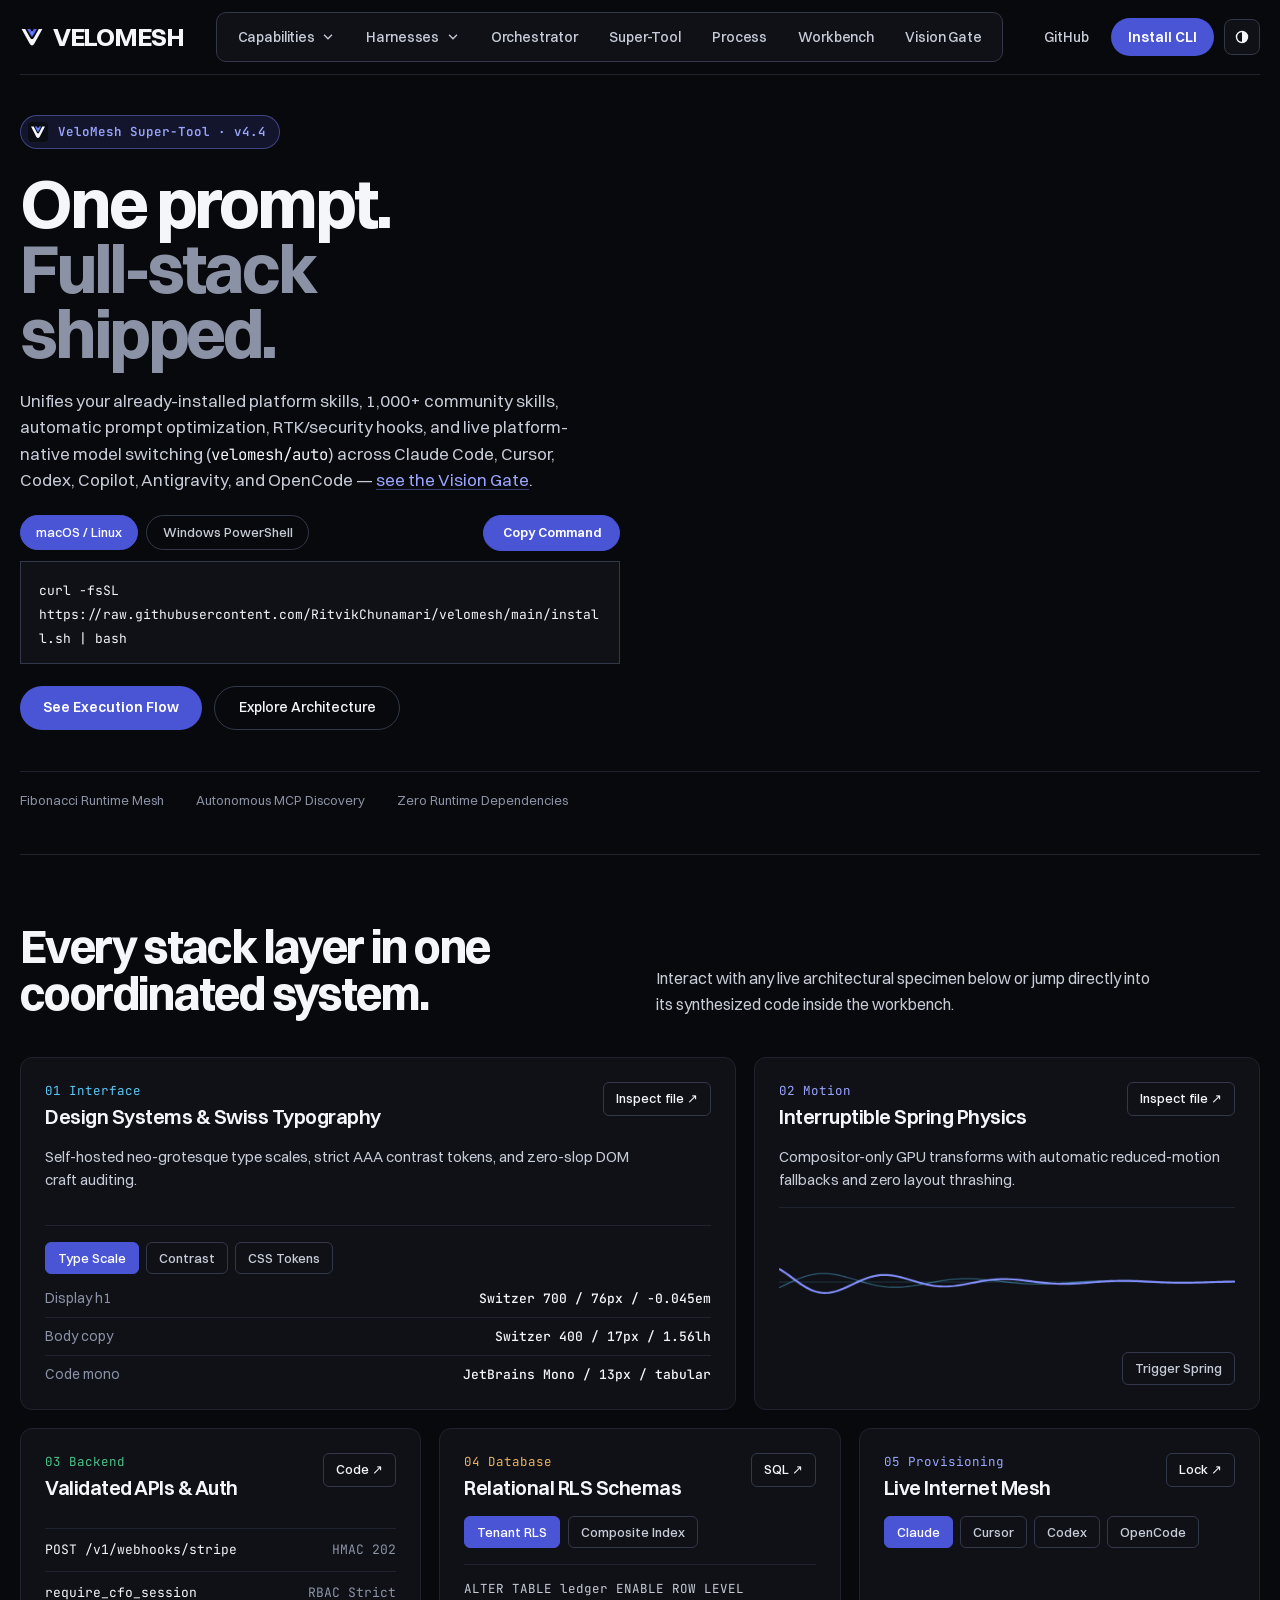
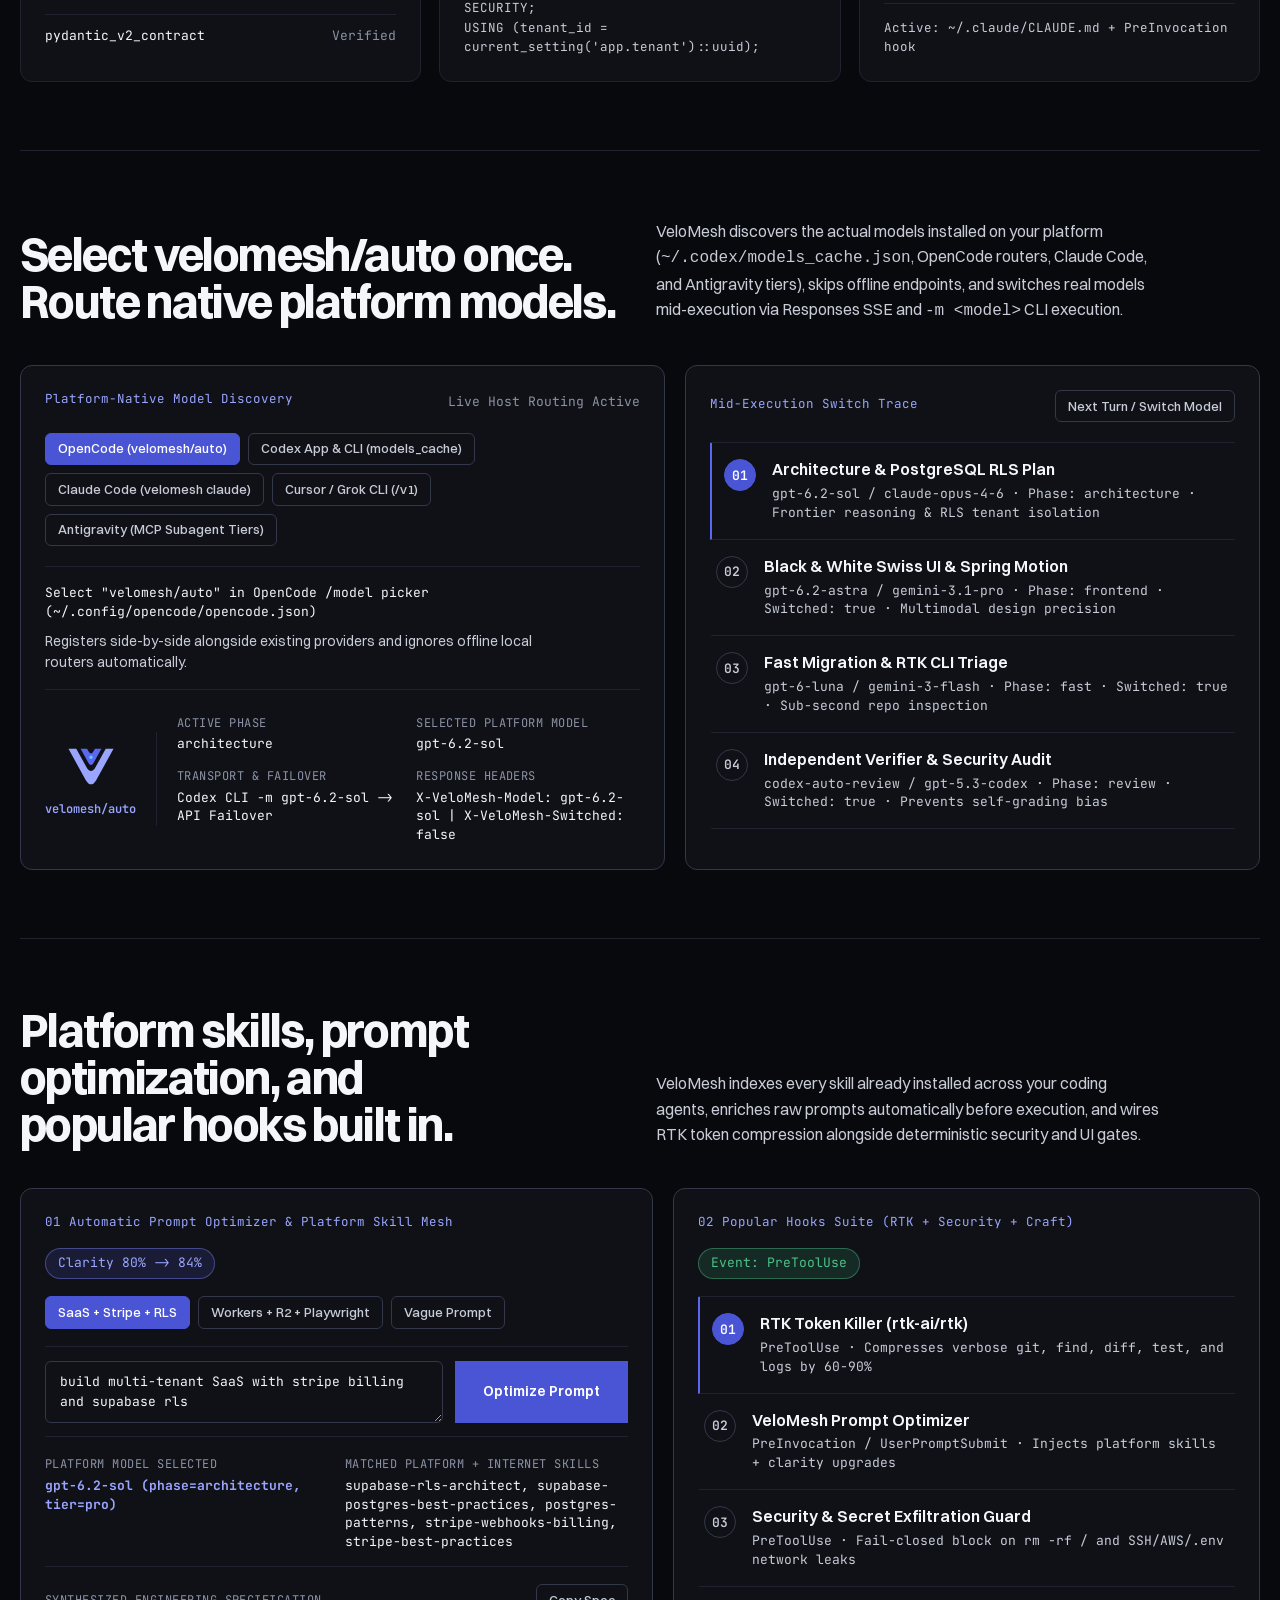
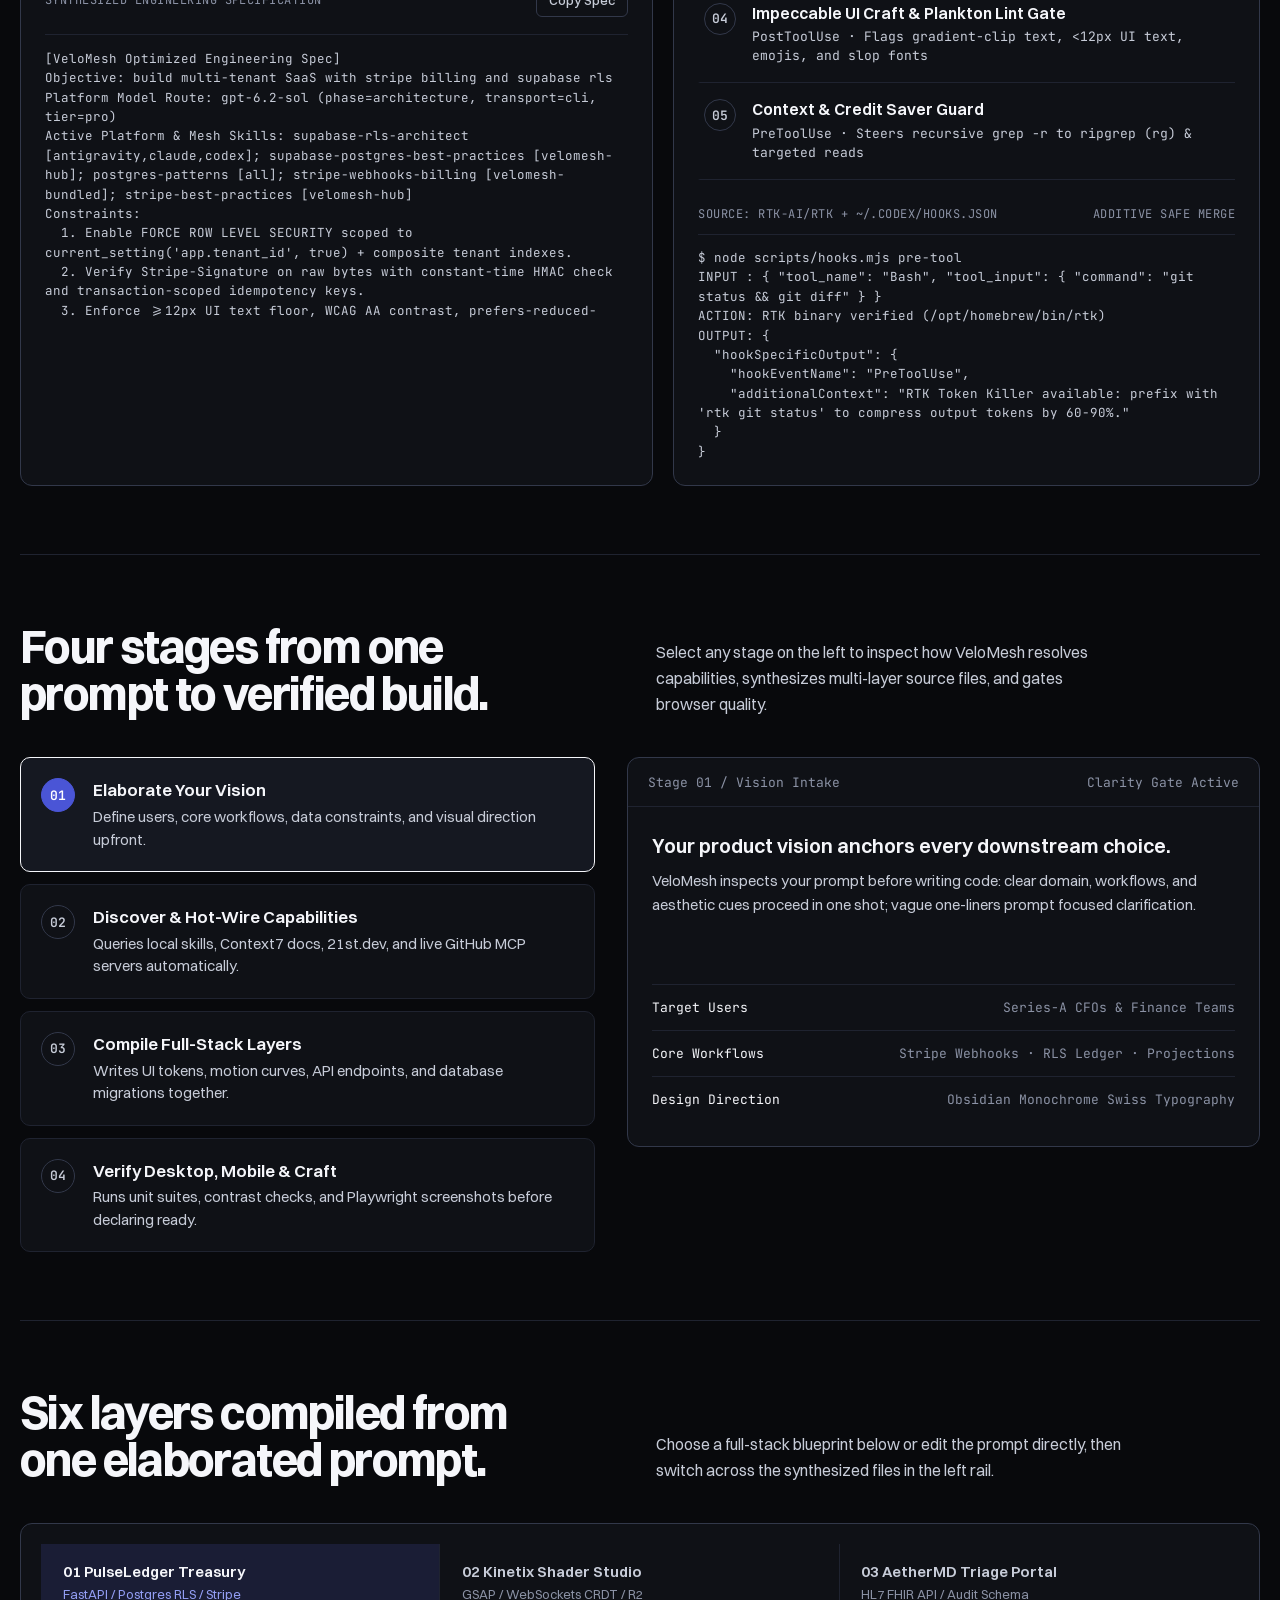
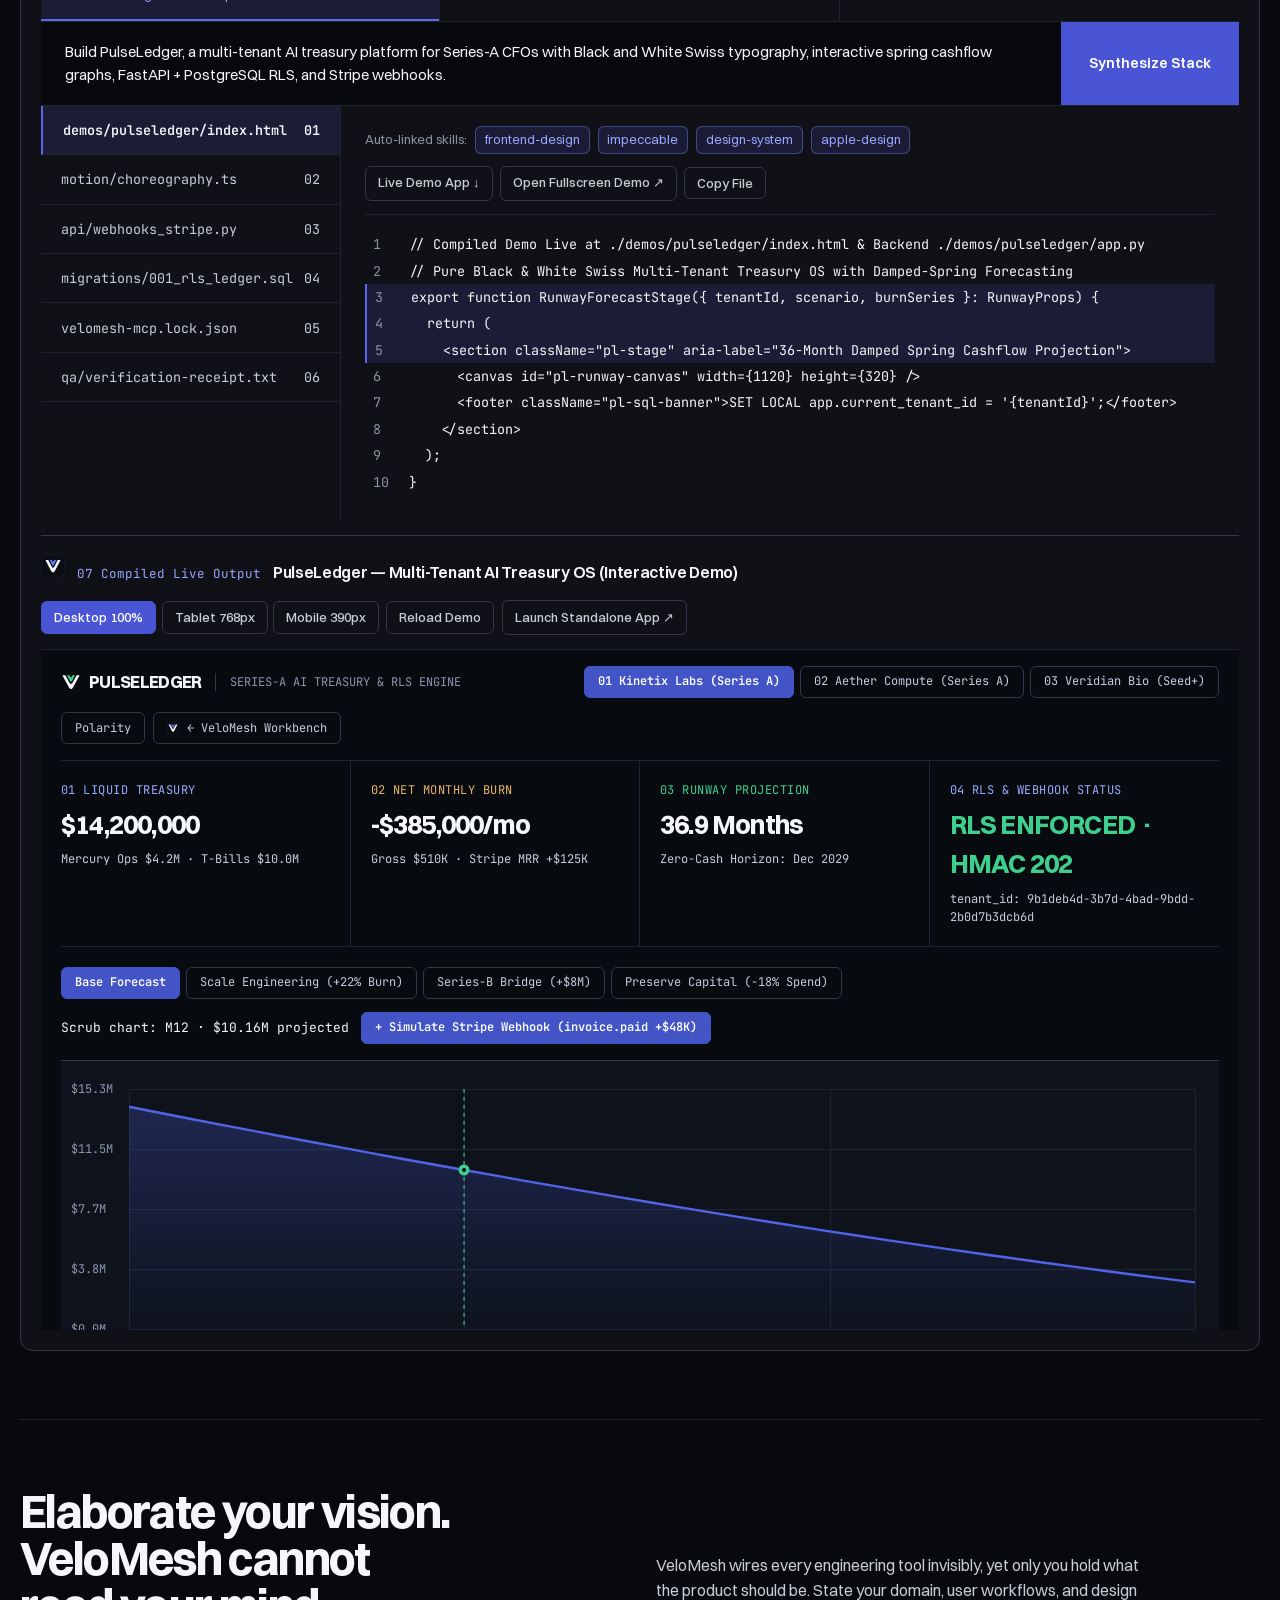
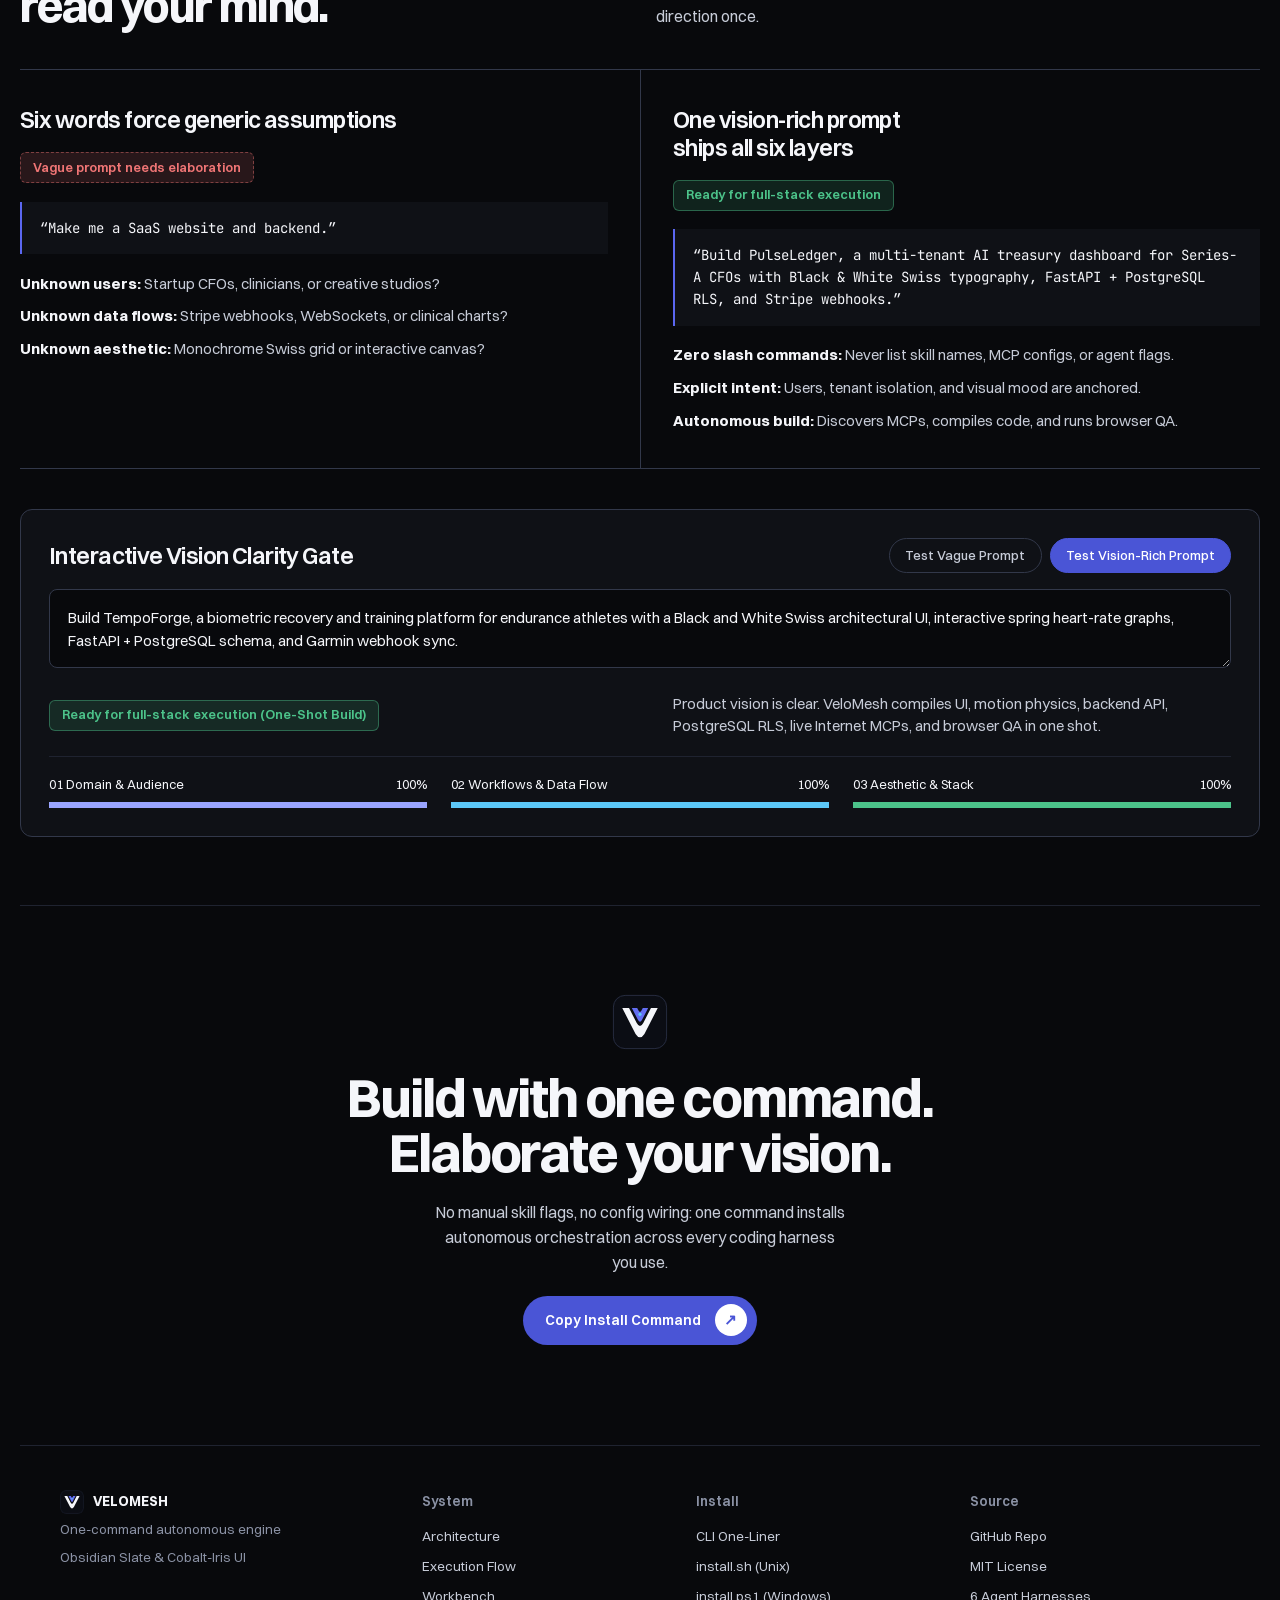
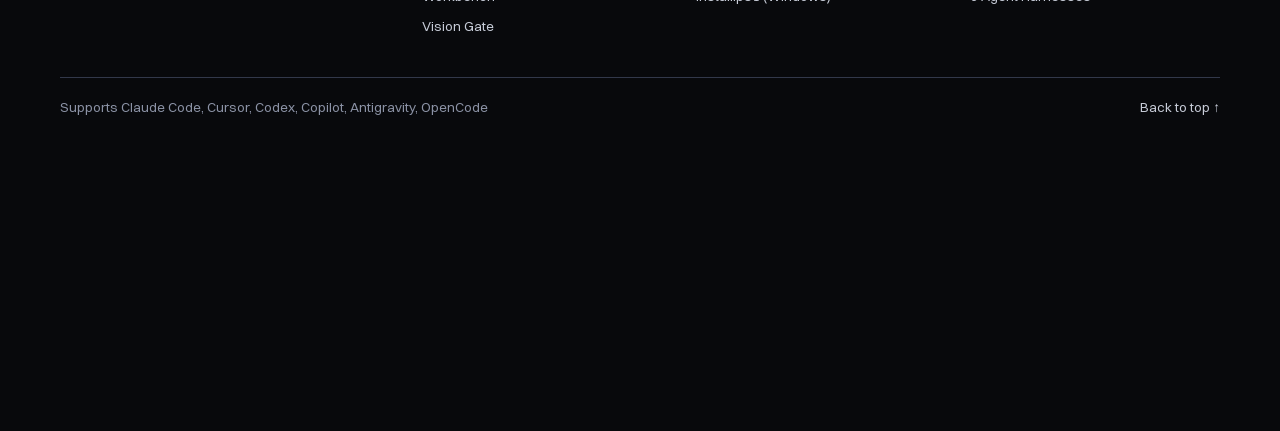
<file: docs/index.html>
<!DOCTYPE html>
<html lang="en">
<head>
  <meta charset="UTF-8" />
  <meta name="viewport" content="width=device-width, initial-scale=1.0" />
  <title>VeloMesh: One-Prompt Full-Stack &amp; Autonomous Capability Engine</title>
  <meta name="description" content="Build complete frontends, backends, PostgreSQL schemas, and verified web apps from one elaborated prompt across Claude Code, Cursor, Codex, Copilot, Antigravity, and OpenCode." />
  <meta name="theme-color" content="#08090c" />
  <link rel="canonical" href="https://ritvikchunamari.github.io/velomesh/" />
  <link rel="icon" type="image/svg+xml" href="./brand/velomesh-icon-tile.svg" />
  <link rel="icon" type="image/png" sizes="64x64" href="./brand/favicon-64.png" />
  <link rel="apple-touch-icon" href="./brand/apple-touch-icon.png" />

  <meta property="og:type" content="website" />
  <meta property="og:title" content="VeloMesh: One Prompt. Full-Stack Shipped." />
  <meta property="og:description" content="Elaborate your product vision once. VeloMesh autonomously discovers and wires skills, MCP servers, APIs, schemas, and browser QA." />
  <meta property="og:image" content="https://ritvikchunamari.github.io/velomesh/brand/og-card.png" />
  <meta property="og:url" content="https://ritvikchunamari.github.io/velomesh/" />

  <link rel="preconnect" href="https://fonts.googleapis.com" />
  <link rel="preconnect" href="https://fonts.gstatic.com" crossorigin />
  <link href="https://fonts.googleapis.com/css2?family=JetBrains+Mono:wght@400;500;600&amp;display=swap" rel="stylesheet" />
  <link rel="stylesheet" href="./styles.css" />
</head>
<body id="top">
  <a href="#main-content" class="skip-link">Skip to main content</a>

  <div class="page-frame">
    <!-- 21ST.DEV SWISS NAVBAR & DROPDOWN MENUS -->
    <header class="swiss-navbar" id="site-navbar">
      <a href="#top" class="nav-wordmark-link" aria-label="VeloMesh Home" translate="no">
        <svg class="nav-emblem-svg" width="24" height="24" viewBox="0 0 120 120" fill="none" aria-hidden="true">
          <path fill="currentColor" d="M8 20 H26 L49 61.82 Q60 81.82 71 61.82 L94 20 H112 L72 92.73 Q60 112 48 92.73 Z"/>
          <path class="vm-mark-core" fill="var(--brand)" d="M36 20 H51 L54.5 26.36 Q60 36.36 65.5 26.36 L69 20 H84 L66.5 51.82 Q60 63.64 53.5 51.82 Z"/>
          <circle class="vm-mark-node" cx="60" cy="40" r="4" fill="var(--phase-ui)"/>
        </svg>
        <span class="nav-wordmark-text">VELOMESH</span>
      </a>

      <nav class="nav-center-shell" aria-label="Primary Navigation">
        <ul class="nav-trigger-list">
          <li class="nav-item-dropdown">
            <button
              type="button"
              id="nav-trigger-capabilities"
              class="nav-trigger-btn"
              aria-expanded="false"
              aria-controls="nav-panel-capabilities"
              aria-haspopup="true"
            >
              <span>Capabilities</span>
              <svg class="nav-chevron" width="14" height="14" viewBox="0 0 16 16" fill="none" aria-hidden="true">
                <path d="M4 6L8 10L12 6" stroke="currentColor" stroke-width="1.5" stroke-linecap="square"/>
              </svg>
            </button>

            <div id="nav-panel-capabilities" class="nav-dropdown-panel nav-mega-panel" role="region" aria-label="Capabilities Menu" hidden>
              <div class="dropdown-columns">
                <div class="dropdown-group">
                  <div class="dropdown-group-title">Full-Stack Synthesis</div>
                  <div class="dropdown-grid-2">
                    <a href="#workbench" class="dropdown-item" data-jump-layer="frontend" data-nav-close>
                      <span class="dropdown-icon" aria-hidden="true">
                        <svg width="16" height="16" viewBox="0 0 16 16" fill="none"><rect x="1.5" y="2.5" width="13" height="11" stroke="currentColor" stroke-width="1.4"/><line x1="1.5" y1="6" x2="14.5" y2="6" stroke="currentColor" stroke-width="1.4"/><line x1="6" y1="6" x2="6" y2="13.5" stroke="currentColor" stroke-width="1.4"/></svg>
                      </span>
                      <span class="dropdown-copy">
                        <strong class="dropdown-title">Frontend &amp; Design Systems</strong>
                        <span class="dropdown-desc">Typographic grids, tokens, and responsive craft.</span>
                      </span>
                    </a>

                    <a href="#workbench" class="dropdown-item" data-jump-layer="motion" data-nav-close>
                      <span class="dropdown-icon" aria-hidden="true">
                        <svg width="16" height="16" viewBox="0 0 16 16" fill="none"><path d="M2 12C5.5 12 4.5 4 8 4C11.5 4 10.5 12 14 12" stroke="currentColor" stroke-width="1.4" stroke-linecap="square"/></svg>
                      </span>
                      <span class="dropdown-copy">
                        <strong class="dropdown-title">Physics &amp; Motion</strong>
                        <span class="dropdown-desc">Spring waveforms and reduced-motion guards.</span>
                      </span>
                    </a>

                    <a href="#workbench" class="dropdown-item" data-jump-layer="backend" data-nav-close>
                      <span class="dropdown-icon" aria-hidden="true">
                        <svg width="16" height="16" viewBox="0 0 16 16" fill="none"><rect x="2" y="2.5" width="12" height="4" stroke="currentColor" stroke-width="1.4"/><rect x="2" y="9.5" width="12" height="4" stroke="currentColor" stroke-width="1.4"/></svg>
                      </span>
                      <span class="dropdown-copy">
                        <strong class="dropdown-title">APIs, Auth &amp; Schemas</strong>
                        <span class="dropdown-desc">Strict contracts, PostgreSQL RLS, migrations.</span>
                      </span>
                    </a>

                    <a href="#workbench" class="dropdown-item" data-jump-layer="mcp" data-nav-close>
                      <span class="dropdown-icon" aria-hidden="true">
                        <svg width="16" height="16" viewBox="0 0 16 16" fill="none"><circle cx="8" cy="8" r="5.5" stroke="currentColor" stroke-width="1.4"/><path d="M2.5 8H13.5M8 2.5C9.6 4.2 9.6 11.8 8 13.5M8 2.5C6.4 4.2 6.4 11.8 8 13.5" stroke="currentColor" stroke-width="1.2"/></svg>
                      </span>
                      <span class="dropdown-copy">
                        <strong class="dropdown-title">Live Web Discovery</strong>
                        <span class="dropdown-desc">Provisions missing MCP servers and SDKs live.</span>
                      </span>
                    </a>
                  </div>
                </div>

                <div class="dropdown-group dropdown-group-side">
                  <div class="dropdown-group-title">Explore Platform</div>
                  <a href="#architecture-bento" class="dropdown-item" data-nav-close>
                    <span class="dropdown-icon" aria-hidden="true">
                      <svg width="16" height="16" viewBox="0 0 16 16" fill="none"><rect x="2" y="2" width="5" height="5" stroke="currentColor" stroke-width="1.4"/><rect x="9" y="2" width="5" height="5" stroke="currentColor" stroke-width="1.4"/><rect x="2" y="9" width="12" height="5" stroke="currentColor" stroke-width="1.4"/></svg>
                    </span>
                    <span class="dropdown-copy">
                      <strong class="dropdown-title">Architecture Matrix</strong>
                      <span class="dropdown-desc">Interactive live preview of all stack layers.</span>
                    </span>
                  </a>

                  <a href="#execution-flow" class="dropdown-item" data-nav-close>
                    <span class="dropdown-icon" aria-hidden="true">
                      <svg width="16" height="16" viewBox="0 0 16 16" fill="none"><path d="M3 4H13M3 8H13M3 12H9" stroke="currentColor" stroke-width="1.4" stroke-linecap="square"/></svg>
                    </span>
                    <span class="dropdown-copy">
                      <strong class="dropdown-title">Execution Pipeline</strong>
                      <span class="dropdown-desc">Step-by-step compilation from one prompt.</span>
                    </span>
                  </a>

                  <a href="#vision-spec" class="dropdown-item" data-nav-close>
                    <span class="dropdown-icon" aria-hidden="true">
                      <svg width="16" height="16" viewBox="0 0 16 16" fill="none"><path d="M1.5 8C3.2 4.8 5.4 3.5 8 3.5C10.6 3.5 12.8 4.8 14.5 8C12.8 11.2 10.6 12.5 8 12.5C5.4 12.5 3.2 11.2 1.5 8Z" stroke="currentColor" stroke-width="1.4"/><circle cx="8" cy="8" r="2" stroke="currentColor" stroke-width="1.4"/></svg>
                    </span>
                    <span class="dropdown-copy">
                      <strong class="dropdown-title">Vision Clarity Gate</strong>
                      <span class="dropdown-desc">Score prompt clarity before generation.</span>
                    </span>
                  </a>
                </div>
              </div>
            </div>
          </li>

          <li class="nav-item-dropdown">
            <button
              type="button"
              id="nav-trigger-harnesses"
              class="nav-trigger-btn"
              aria-expanded="false"
              aria-controls="nav-panel-harnesses"
              aria-haspopup="true"
            >
              <span>Harnesses</span>
              <svg class="nav-chevron" width="14" height="14" viewBox="0 0 16 16" fill="none" aria-hidden="true">
                <path d="M4 6L8 10L12 6" stroke="currentColor" stroke-width="1.5" stroke-linecap="square"/>
              </svg>
            </button>

            <div id="nav-panel-harnesses" class="nav-dropdown-panel nav-compact-panel" role="region" aria-label="Supported Agent Harnesses" hidden>
              <div class="dropdown-group-title">Zero-Config Active Harnesses</div>
              <div class="dropdown-list">
                <a href="#install-section" class="dropdown-item" data-nav-close>
                  <span class="dropdown-icon" aria-hidden="true">
                    <svg width="16" height="16" viewBox="0 0 16 16" fill="none"><path d="M3 4.5L7 8L3 11.5M8.5 11.5H13" stroke="currentColor" stroke-width="1.4" stroke-linecap="square"/></svg>
                  </span>
                  <span class="dropdown-copy">
                    <strong class="dropdown-title">Claude Code &amp; Cursor</strong>
                    <span class="dropdown-desc">Auto-wired via CLAUDE.md and .cursor/rules.</span>
                  </span>
                </a>
                <a href="#install-section" class="dropdown-item" data-nav-close>
                  <span class="dropdown-icon" aria-hidden="true">
                    <svg width="16" height="16" viewBox="0 0 16 16" fill="none"><rect x="2.5" y="2.5" width="11" height="11" stroke="currentColor" stroke-width="1.4"/><line x1="5.5" y1="6" x2="10.5" y2="6" stroke="currentColor" stroke-width="1.4"/><line x1="5.5" y1="10" x2="8.5" y2="10" stroke="currentColor" stroke-width="1.4"/></svg>
                  </span>
                  <span class="dropdown-copy">
                    <strong class="dropdown-title">OpenAI Codex &amp; Copilot</strong>
                    <span class="dropdown-desc">Injects AGENTS.md and instruction hooks.</span>
                  </span>
                </a>
                <a href="#install-section" class="dropdown-item" data-nav-close>
                  <span class="dropdown-icon" aria-hidden="true">
                    <svg width="16" height="16" viewBox="0 0 16 16" fill="none"><polygon points="8,2 14,13 2,13" stroke="currentColor" stroke-width="1.4" fill="none"/></svg>
                  </span>
                  <span class="dropdown-copy">
                    <strong class="dropdown-title">Antigravity &amp; OpenCode</strong>
                    <span class="dropdown-desc">Persistent autonomous skill routing active.</span>
                  </span>
                </a>
              </div>
            </div>
          </li>

          <li><a href="#model-orchestrator" class="nav-direct-link">Orchestrator</a></li>
          <li><a href="#super-tool-lab" class="nav-direct-link">Super-Tool</a></li>
          <li><a href="#execution-flow" class="nav-direct-link">Process</a></li>
          <li><a href="#workbench" class="nav-direct-link">Workbench</a></li>
          <li><a href="#vision-spec" class="nav-direct-link">Vision Gate</a></li>
        </ul>
      </nav>

      <div class="nav-actions">
        <a href="https://github.com/RitvikChunamari/velomesh" target="_blank" rel="noopener" class="nav-github-link">GitHub</a>
        <a href="#install-section" class="nav-cta-btn">Install CLI</a>
        <button type="button" id="theme-toggle-btn" class="nav-icon-btn" aria-label="Switch dark and light palette" title="Toggle Theme">
          <svg width="16" height="16" viewBox="0 0 16 16" fill="none" aria-hidden="true">
            <circle cx="8" cy="8" r="5.5" stroke="currentColor" stroke-width="1.4"/>
            <path d="M8 2.5A5.5 5.5 0 0 1 8 13.5Z" fill="currentColor"/>
          </svg>
        </button>
        <button type="button" id="drawer-open-btn" class="nav-icon-btn nav-mobile-trigger" aria-label="Open navigation menu" aria-expanded="false" aria-controls="mobile-nav-drawer" title="Menu">
          <svg width="16" height="16" viewBox="0 0 16 16" fill="none" aria-hidden="true">
            <line x1="2.5" y1="5.5" x2="13.5" y2="5.5" stroke="currentColor" stroke-width="1.5"/>
            <line x1="2.5" y1="10.5" x2="13.5" y2="10.5" stroke="currentColor" stroke-width="1.5"/>
          </svg>
        </button>
      </div>
    </header>

    <main id="main-content">
      <!-- 21ST.DEV LATTICE HERO (MONOCHROME BLACK & WHITE) -->
      <section class="lattice-hero" aria-label="VeloMesh Overview">
        <canvas id="lattice-mesh-canvas" class="lattice-canvas" aria-hidden="true"></canvas>
        <div class="lattice-scrim" aria-hidden="true"></div>

        <div class="lattice-hero-inner">
          <div class="hero-copy-col">
            <div class="hero-brand-pill">
              <img src="./brand/velomesh-icon-tile.svg" width="22" height="22" alt="VeloMesh" />
              <span>VeloMesh Super-Tool · v4.4</span>
            </div>

            <h1 class="hero-headline">
              One prompt.
              <span class="hero-headline-muted">Full-stack shipped.</span>
            </h1>

            <p class="hero-description">
              Unifies your already-installed platform skills, 1,000+ community skills, automatic prompt optimization, RTK/security hooks, and live platform-native model switching (<code>velomesh/auto</code>) across Claude Code, Cursor, Codex, Copilot, Antigravity, and OpenCode — <a href="#vision-spec" class="hero-inline-link">see the Vision Gate</a>.
            </p>

            <div id="install-section" class="installer-wrap">
              <div class="installer-controls">
                <div class="pill-switch" role="tablist" aria-label="Operating System Installer">
                  <button type="button" class="pill-outline-btn os-tab-btn active" role="tab" aria-selected="true" data-os="unix">macOS / Linux</button>
                  <button type="button" class="pill-outline-btn os-tab-btn" role="tab" aria-selected="false" data-os="windows">Windows PowerShell</button>
                </div>
                <button type="button" id="copy-install-btn" class="btn-solid-contrast">Copy Command</button>
              </div>
              <div class="cmd-line-box">
                <code id="install-cmd-code" class="cmd-line-code">curl -fsSL https://raw.githubusercontent.com/RitvikChunamari/velomesh/main/install.sh | bash</code>
              </div>
              <span id="copy-status-live" class="sr-only" aria-live="polite"></span>
            </div>

            <div class="hero-cta-row">
              <a href="#execution-flow" class="hero-btn-primary">See Execution Flow</a>
              <a href="#architecture-bento" class="hero-btn-secondary">Explore Architecture</a>
            </div>
          </div>

          <ul class="hero-meta-strip" aria-label="Runtime Mesh Specifications">
            <li>Fibonacci Runtime Mesh</li>
            <li>Autonomous MCP Discovery</li>
            <li>Zero Runtime Dependencies</li>
          </ul>
        </div>
      </section>

      <!-- 21ST.DEV BENTO GRID ARCHITECTURE MATRIX (REPLACES SYMBOL GRID) -->
      <section id="architecture-bento" class="content-section" aria-label="Full-Stack Architecture Bento">
        <div class="section-split-head">
          <h2 class="section-heading">Every stack layer in one coordinated system.</h2>
          <p class="section-subcopy">
            Interact with any live architectural specimen below or jump directly into its synthesized code inside the workbench.
          </p>
        </div>

        <div class="bento-grid" id="bento-board">
          <!-- BENTO 01 (7 cols): Interactive Type & Token Contrast Specimen -->
          <article class="bento-card bento-span-7">
            <div class="bento-card-head">
              <div>
                <span class="bento-index">01 Interface</span>
                <h3 class="bento-title">Design Systems &amp; Swiss Typography</h3>
              </div>
              <button type="button" class="bento-jump-btn" data-jump-layer="frontend">Inspect file ↗</button>
            </div>
            <p class="bento-desc">Self-hosted neo-grotesque type scales, strict AAA contrast tokens, and zero-slop DOM craft auditing.</p>

            <div class="bento-specimen-box">
              <div class="specimen-tabs" role="group" aria-label="Token Specimen Mode">
                <button type="button" class="mini-tab-btn active" data-token-mode="scale">Type Scale</button>
                <button type="button" class="mini-tab-btn" data-token-mode="contrast">Contrast</button>
                <button type="button" class="mini-tab-btn" data-token-mode="tokens">CSS Tokens</button>
              </div>
              <div id="bento-token-preview" class="specimen-output">
                <div class="specimen-row"><span>Display h1</span><strong>Switzer 700 / 76px / -0.045em</strong></div>
                <div class="specimen-row"><span>Body copy</span><strong>Switzer 400 / 17px / 1.56lh</strong></div>
                <div class="specimen-row"><span>Code mono</span><strong>JetBrains Mono / 13px / tabular</strong></div>
              </div>
            </div>
          </article>

          <!-- BENTO 02 (5 cols): Interactive Physics Spring Waveform Canvas -->
          <article class="bento-card bento-span-5">
            <div class="bento-card-head">
              <div>
                <span class="bento-index">02 Motion</span>
                <h3 class="bento-title">Interruptible Spring Physics</h3>
              </div>
              <button type="button" class="bento-jump-btn" data-jump-layer="motion">Inspect file ↗</button>
            </div>
            <p class="bento-desc">Compositor-only GPU transforms with automatic reduced-motion fallbacks and zero layout thrashing.</p>

            <div class="bento-canvas-wrap">
              <canvas id="bento-spring-canvas" width="420" height="140" aria-label="Damped spring physics curve"></canvas>
              <button type="button" id="bento-impulse-btn" class="mini-tab-btn bento-impulse-btn">Trigger Spring</button>
            </div>
          </article>

          <!-- BENTO 03 (4 cols): Backend APIs & Validation -->
          <article class="bento-card bento-span-4">
            <div class="bento-card-head">
              <div>
                <span class="bento-index">03 Backend</span>
                <h3 class="bento-title">Validated APIs &amp; Auth</h3>
              </div>
              <button type="button" class="bento-jump-btn" data-jump-layer="backend">Code ↗</button>
            </div>
            <ul class="bento-metric-list">
              <li><span>POST /v1/webhooks/stripe</span><span>HMAC 202</span></li>
              <li><span>require_cfo_session</span><span>RBAC Strict</span></li>
              <li><span>pydantic_v2_contract</span><span>Verified</span></li>
            </ul>
          </article>

          <!-- BENTO 04 (4 cols): PostgreSQL RLS Switcher -->
          <article class="bento-card bento-span-4">
            <div class="bento-card-head">
              <div>
                <span class="bento-index">04 Database</span>
                <h3 class="bento-title">Relational RLS Schemas</h3>
              </div>
              <button type="button" class="bento-jump-btn" data-jump-layer="database">SQL ↗</button>
            </div>
            <div class="rls-toggle-row" role="group" aria-label="Database Isolation Mode">
              <button type="button" class="mini-tab-btn active" data-rls-mode="rls">Tenant RLS</button>
              <button type="button" class="mini-tab-btn" data-rls-mode="index">Composite Index</button>
            </div>
            <pre id="bento-sql-preview" class="mini-code-snippet">ALTER TABLE ledger ENABLE ROW LEVEL SECURITY;
USING (tenant_id = current_setting('app.tenant')::uuid);</pre>
          </article>

          <!-- BENTO 05 (4 cols): Live Internet Discovery Harness Switcher -->
          <article class="bento-card bento-span-4">
            <div class="bento-card-head">
              <div>
                <span class="bento-index">05 Provisioning</span>
                <h3 class="bento-title">Live Internet Mesh</h3>
              </div>
              <button type="button" class="bento-jump-btn" data-jump-layer="mcp">Lock ↗</button>
            </div>
            <div class="harness-chip-row" role="group" aria-label="Inspect Agent Target">
              <button type="button" class="mini-tab-btn active" data-harness-target="claude">Claude</button>
              <button type="button" class="mini-tab-btn" data-harness-target="cursor">Cursor</button>
              <button type="button" class="mini-tab-btn" data-harness-target="codex">Codex</button>
              <button type="button" class="mini-tab-btn" data-harness-target="opencode">OpenCode</button>
            </div>
            <p id="bento-harness-path" class="mini-code-snippet">Active: ~/.claude/CLAUDE.md + PreInvocation hook</p>
          </article>
        </div>
      </section>

      <!-- MULTI-MODEL ORCHESTRATOR IN ACTION (velomesh/auto) -->
      <section id="model-orchestrator" class="content-section" aria-label="Multi-Model Orchestrator in Action">
        <div class="section-split-head">
          <h2 class="section-heading">Select velomesh/auto once. Route native platform models.</h2>
          <p class="section-subcopy">
            VeloMesh discovers the actual models installed on your platform (<code>~/.codex/models_cache.json</code>, OpenCode routers, Claude Code, and Antigravity tiers), skips offline endpoints, and switches real models mid-execution via Responses SSE and <code>-m &lt;model&gt;</code> CLI execution.
          </p>
        </div>

        <div class="orchestrator-action-console">
          <div class="orch-left-panel">
            <div class="orch-block-head">
              <span class="bento-index">Platform-Native Model Discovery</span>
              <span class="orch-status-label">Live Host Routing Active</span>
            </div>

            <div class="orch-harness-tabs" role="tablist" aria-label="Select Coding Harness">
              <button type="button" class="mini-tab-btn orch-harness-btn active" role="tab" aria-selected="true" data-orch-harness="opencode">OpenCode (velomesh/auto)</button>
              <button type="button" class="mini-tab-btn orch-harness-btn" role="tab" aria-selected="false" data-orch-harness="codex">Codex App &amp; CLI (models_cache)</button>
              <button type="button" class="mini-tab-btn orch-harness-btn" role="tab" aria-selected="false" data-orch-harness="claude">Claude Code (velomesh claude)</button>
              <button type="button" class="mini-tab-btn orch-harness-btn" role="tab" aria-selected="false" data-orch-harness="cursor">Cursor / Grok CLI (/v1)</button>
              <button type="button" class="mini-tab-btn orch-harness-btn" role="tab" aria-selected="false" data-orch-harness="antigravity">Antigravity (MCP Subagent Tiers)</button>
            </div>

            <div class="orch-cmd-surface">
              <code id="orch-harness-cmd" class="cmd-line-code">Select "velomesh/auto" in OpenCode /model picker (~/.config/opencode/opencode.json)</code>
              <p id="orch-harness-note" class="orch-harness-note">Registers side-by-side alongside existing providers and ignores offline local routers automatically.</p>
            </div>

            <div class="orch-emblem-junction" aria-live="polite">
              <div class="orch-emblem-frame" id="orch-action-frame" data-phase="architecture">
                <svg id="orch-action-logo" class="orch-action-svg" width="52" height="52" viewBox="0 0 120 120" fill="none" role="img" aria-label="VeloMesh Emblem Routing Junction">
                  <path fill="currentColor" d="M8 20 H26 L49 61.82 Q60 81.82 71 61.82 L94 20 H112 L72 92.73 Q60 112 48 92.73 Z"/>
                  <path class="vm-mark-core" fill="var(--active-phase-color, var(--brand))" d="M36 20 H51 L54.5 26.36 Q60 36.36 65.5 26.36 L69 20 H84 L66.5 51.82 Q60 63.64 53.5 51.82 Z"/>
                  <circle class="vm-mark-node" cx="60" cy="40" r="4" fill="var(--phase-ui)"/>
                </svg>
                <span class="orch-virtual-id">velomesh/auto</span>
              </div>

              <dl class="orch-telemetry-grid">
                <div>
                  <dt>Active Phase</dt>
                  <dd id="orch-active-phase">architecture</dd>
                </div>
                <div>
                  <dt>Selected Platform Model</dt>
                  <dd id="orch-active-model">gpt-6.2-sol</dd>
                </div>
                <div>
                  <dt>Transport &amp; Failover</dt>
                  <dd id="orch-active-transport">Codex CLI -m gpt-6.2-sol -&gt; API Failover</dd>
                </div>
                <div>
                  <dt>Response Headers</dt>
                  <dd id="orch-active-headers">X-VeloMesh-Model: gpt-6.2-sol | X-VeloMesh-Switched: false</dd>
                </div>
              </dl>
            </div>
          </div>

          <div class="orch-right-panel">
            <div class="orch-block-head">
              <span class="bento-index">Mid-Execution Switch Trace</span>
              <button type="button" id="orch-cycle-btn" class="mini-tab-btn">Next Turn / Switch Model</button>
            </div>

            <div class="orch-turn-list" role="tablist" aria-label="Execution Turn Trace">
              <button type="button" class="orch-turn-btn active" role="tab" aria-selected="true" data-orch-turn="0">
                <span class="orch-turn-num">01</span>
                <span class="orch-turn-copy">
                  <strong>Architecture &amp; PostgreSQL RLS Plan</strong>
                  <span class="orch-turn-meta">gpt-6.2-sol / claude-opus-4-6 · Phase: architecture · Frontier reasoning &amp; RLS tenant isolation</span>
                </span>
              </button>

              <button type="button" class="orch-turn-btn" role="tab" aria-selected="false" data-orch-turn="1">
                <span class="orch-turn-num">02</span>
                <span class="orch-turn-copy">
                  <strong>Black &amp; White Swiss UI &amp; Spring Motion</strong>
                  <span class="orch-turn-meta">gpt-6.2-astra / gemini-3.1-pro · Phase: frontend · Switched: true · Multimodal design precision</span>
                </span>
              </button>

              <button type="button" class="orch-turn-btn" role="tab" aria-selected="false" data-orch-turn="2">
                <span class="orch-turn-num">03</span>
                <span class="orch-turn-copy">
                  <strong>Fast Migration &amp; RTK CLI Triage</strong>
                  <span class="orch-turn-meta">gpt-6-luna / gemini-3-flash · Phase: fast · Switched: true · Sub-second repo inspection</span>
                </span>
              </button>

              <button type="button" class="orch-turn-btn" role="tab" aria-selected="false" data-orch-turn="3">
                <span class="orch-turn-num">04</span>
                <span class="orch-turn-copy">
                  <strong>Independent Verifier &amp; Security Audit</strong>
                  <span class="orch-turn-meta">codex-auto-review / gpt-5.3-codex · Phase: review · Switched: true · Prevents self-grading bias</span>
                </span>
              </button>
            </div>
          </div>
        </div>
      </section>

      <!-- SUPER-TOOL LAB: PLATFORM SKILLS + PROMPT OPTIMIZER + POPULAR HOOKS -->
      <section id="super-tool-lab" class="content-section" aria-label="Platform Skills, Prompt Optimizer and Super-Hooks">
        <div class="section-split-head">
          <h2 class="section-heading">Platform skills, prompt optimization, and popular hooks built in.</h2>
          <p class="section-subcopy">
            VeloMesh indexes every skill already installed across your coding agents, enriches raw prompts automatically before execution, and wires RTK token compression alongside deterministic security and UI gates.
          </p>
        </div>

        <div class="super-tool-console">
          <div id="prompt-optimizer-console" class="st-pane">
            <div class="orch-block-head">
              <span class="bento-index">01 Automatic Prompt Optimizer &amp; Platform Skill Mesh</span>
              <span id="opt-score-badge" class="orch-status-label">Clarity 38% -&gt; 97%</span>
            </div>

            <div class="opt-sample-row" role="group" aria-label="Prompt Optimizer Presets">
              <button type="button" class="mini-tab-btn opt-sample-btn active" data-opt-sample="build multi-tenant SaaS with stripe billing and supabase rls">SaaS + Stripe + RLS</button>
              <button type="button" class="mini-tab-btn opt-sample-btn" data-opt-sample="create cloudflare worker websocket shader studio with r2 uploads and playwright tests">Workers + R2 + Playwright</button>
              <button type="button" class="mini-tab-btn opt-sample-btn" data-opt-sample="make an app">Vague Prompt</button>
            </div>

            <div class="opt-input-row">
              <textarea id="optimizer-raw-input" class="opt-textarea" rows="2" aria-label="Enter raw user prompt to optimize">build multi-tenant SaaS with stripe billing and supabase rls</textarea>
              <button type="button" id="optimizer-run-btn" class="prompt-run-btn">Optimize Prompt</button>
            </div>

            <div class="opt-meta-strip">
              <div class="opt-meta-cell">
                <span class="opt-meta-label">Platform Model Selected</span>
                <strong id="opt-route-badge">gpt-6.2-sol (phase=architecture, tier=pro)</strong>
              </div>
              <div class="opt-meta-cell">
                <span class="opt-meta-label">Matched Platform + Internet Skills</span>
                <span id="opt-skills-list" class="opt-skills-text">supabase-rls-architect, stripe-webhooks-billing, supabase-postgres-best-practices, stripe-best-practices, postgres-patterns</span>
              </div>
            </div>

            <div class="opt-output-head">
              <span class="opt-meta-label">Synthesized Engineering Specification</span>
              <button type="button" id="opt-copy-btn" class="mini-tab-btn">Copy Spec</button>
            </div>
            <pre id="optimizer-output-view" class="opt-code-output"></pre>
          </div>

          <div id="hooks-pack-matrix" class="st-pane">
            <div class="orch-block-head">
              <span class="bento-index">02 Popular Hooks Suite (RTK + Security + Craft)</span>
              <span id="hook-active-event" class="orch-status-label">Event: PreToolUse</span>
            </div>

            <div class="hooks-tab-list" role="tablist" aria-label="Installed Super-Hooks">
              <button type="button" class="orch-turn-btn hook-select-btn active" role="tab" aria-selected="true" data-hook-id="rtk">
                <span class="orch-turn-num">01</span>
                <span class="orch-turn-copy">
                  <strong>RTK Token Killer (rtk-ai/rtk)</strong>
                  <span class="orch-turn-meta">PreToolUse · Compresses verbose git, find, diff, test, and logs by 60-90%</span>
                </span>
              </button>

              <button type="button" class="orch-turn-btn hook-select-btn" role="tab" aria-selected="false" data-hook-id="optimizer">
                <span class="orch-turn-num">02</span>
                <span class="orch-turn-copy">
                  <strong>VeloMesh Prompt Optimizer</strong>
                  <span class="orch-turn-meta">PreInvocation / UserPromptSubmit · Injects platform skills + clarity upgrades</span>
                </span>
              </button>

              <button type="button" class="orch-turn-btn hook-select-btn" role="tab" aria-selected="false" data-hook-id="security">
                <span class="orch-turn-num">03</span>
                <span class="orch-turn-copy">
                  <strong>Security &amp; Secret Exfiltration Guard</strong>
                  <span class="orch-turn-meta">PreToolUse · Fail-closed block on rm -rf / and SSH/AWS/.env network leaks</span>
                </span>
              </button>

              <button type="button" class="orch-turn-btn hook-select-btn" role="tab" aria-selected="false" data-hook-id="impeccable">
                <span class="orch-turn-num">04</span>
                <span class="orch-turn-copy">
                  <strong>Impeccable UI Craft &amp; Plankton Lint Gate</strong>
                  <span class="orch-turn-meta">PostToolUse · Flags gradient-clip text, &lt;12px UI text, emojis, and slop fonts</span>
                </span>
              </button>

              <button type="button" class="orch-turn-btn hook-select-btn" role="tab" aria-selected="false" data-hook-id="credit">
                <span class="orch-turn-num">05</span>
                <span class="orch-turn-copy">
                  <strong>Context &amp; Credit Saver Guard</strong>
                  <span class="orch-turn-meta">PreToolUse · Steers recursive grep -r to ripgrep (rg) &amp; targeted reads</span>
                </span>
              </button>
            </div>

            <div class="hook-trace-wrap">
              <div class="opt-output-head">
                <span id="hook-active-repo" class="opt-meta-label">Source: rtk-ai/rtk + ~/.codex/hooks.json + ~/.claude/settings.json</span>
                <span class="opt-meta-label">Additive Safe Merge</span>
              </div>
              <pre id="hook-trace-output" class="opt-code-output"></pre>
            </div>
          </div>
        </div>
      </section>

      <!-- 21ST.DEV FEATURE SECTION / PROCESS TIMELINE SHOWCASE (id: 1368 + 26902) -->
      <section id="execution-flow" class="content-section" aria-label="Autonomous Execution Pipeline">
        <div class="section-split-head">
          <h2 class="section-heading">Four stages from one prompt to verified build.</h2>
          <p class="section-subcopy">
            Select any stage on the left to inspect how VeloMesh resolves capabilities, synthesizes multi-layer source files, and gates browser quality.
          </p>
        </div>

        <div class="flow-split">
          <div class="flow-steps" role="tablist" aria-label="Execution Stages">
            <button type="button" class="flow-step-btn active" role="tab" aria-selected="true" data-flow-step="0">
              <span class="flow-step-num">01</span>
              <span class="flow-step-text">
                <strong>Elaborate Your Vision</strong>
                <span>Define users, core workflows, data constraints, and visual direction upfront.</span>
              </span>
            </button>

            <button type="button" class="flow-step-btn" role="tab" aria-selected="false" data-flow-step="1">
              <span class="flow-step-num">02</span>
              <span class="flow-step-text">
                <strong>Discover &amp; Hot-Wire Capabilities</strong>
                <span>Queries local skills, Context7 docs, 21st.dev, and live GitHub MCP servers automatically.</span>
              </span>
            </button>

            <button type="button" class="flow-step-btn" role="tab" aria-selected="false" data-flow-step="2">
              <span class="flow-step-num">03</span>
              <span class="flow-step-text">
                <strong>Compile Full-Stack Layers</strong>
                <span>Writes UI tokens, motion curves, API endpoints, and database migrations together.</span>
              </span>
            </button>

            <button type="button" class="flow-step-btn" role="tab" aria-selected="false" data-flow-step="3">
              <span class="flow-step-num">04</span>
              <span class="flow-step-text">
                <strong>Verify Desktop, Mobile &amp; Craft</strong>
                <span>Runs unit suites, contrast checks, and Playwright screenshots before declaring ready.</span>
              </span>
            </button>
          </div>

          <div class="flow-stage-panel" aria-live="polite">
            <div class="flow-stage-bar">
              <span id="flow-stage-tag">Stage 01 / Vision Intake</span>
              <span id="flow-stage-status">Clarity Gate Active</span>
            </div>
            <div id="flow-stage-body" class="flow-stage-body"></div>
          </div>
        </div>
      </section>

      <!-- SECTION 3: LINE-NUMBERED MULTI-FILE WORKBENCH (21st.dev Code Block 36502 Inspired) -->
      <section id="workbench" class="content-section">
        <div class="section-split-head">
          <h2 class="section-heading">Six layers compiled from one elaborated prompt.</h2>
          <p class="section-subcopy">
            Choose a full-stack blueprint below or edit the prompt directly, then switch across the synthesized files in the left rail.
          </p>
        </div>

        <div class="workbench-frame">
          <div class="workbench-presets" role="group" aria-label="Full-Stack Product Blueprints">
            <button type="button" class="preset-btn active" data-blueprint="treasury">
              <span>01 PulseLedger Treasury</span>
              <span class="preset-meta">FastAPI / Postgres RLS / Stripe</span>
            </button>
            <button type="button" class="preset-btn" data-blueprint="webglStudio">
              <span>02 Kinetix Shader Studio</span>
              <span class="preset-meta">GSAP / WebSockets CRDT / R2</span>
            </button>
            <button type="button" class="preset-btn" data-blueprint="clinical">
              <span>03 AetherMD Triage Portal</span>
              <span class="preset-meta">HL7 FHIR API / Audit Schema</span>
            </button>
          </div>

          <div class="prompt-strip">
            <textarea id="synth-prompt-input" class="prompt-textarea" rows="2" aria-label="Elaborated Product Vision Prompt"></textarea>
            <button type="button" id="run-synth-btn" class="prompt-run-btn">Synthesize Stack</button>
          </div>

          <div class="workbench-body">
            <div class="file-rail" role="tablist" aria-label="Compiled Full-Stack Files">
              <button type="button" class="file-btn active" data-layer="frontend" role="tab">
                <span class="file-name">components/RunwayCanvas.tsx</span>
                <span>01</span>
              </button>
              <button type="button" class="file-btn" data-layer="motion" role="tab">
                <span class="file-name">motion/choreography.ts</span>
                <span>02</span>
              </button>
              <button type="button" class="file-btn" data-layer="backend" role="tab">
                <span class="file-name">api/webhooks_stripe.py</span>
                <span>03</span>
              </button>
              <button type="button" class="file-btn" data-layer="database" role="tab">
                <span class="file-name">migrations/001_rls_ledger.sql</span>
                <span>04</span>
              </button>
              <button type="button" class="file-btn" data-layer="mcp" role="tab">
                <span class="file-name">velomesh-mcp.lock.json</span>
                <span>05</span>
              </button>
              <button type="button" class="file-btn" data-layer="qa" role="tab">
                <span class="file-name">qa/verification-receipt.txt</span>
                <span>06</span>
              </button>
            </div>

            <div class="code-panel" role="tabpanel">
              <div class="code-panel-topbar">
                <div id="active-skills-strip" class="skills-row"></div>
                <div class="code-panel-actions">
                  <a href="#workbench-live-demo" id="wb-scroll-demo-btn" class="mini-tab-btn">Live Demo App ↓</a>
                  <a href="./demos/pulseledger/index.html" target="_blank" rel="noopener" id="wb-open-demo-link" class="mini-tab-btn">Open Fullscreen Demo ↗</a>
                  <button type="button" id="copy-file-btn" class="mini-tab-btn">Copy File</button>
                </div>
              </div>
              <pre id="workbench-code-output" class="code-view"></pre>
            </div>
          </div>

          <!-- EMBEDDED COMPILED LIVE DEMO WEBSITE (PULSELEDGER MULTI-TENANT TREASURY OS) -->
          <div id="workbench-live-demo" class="wb-live-demo">
            <div class="wb-demo-bar">
              <div class="wb-demo-title-group">
                <img src="./brand/velomesh-icon-tile.svg" width="24" height="24" alt="" class="wb-brand-icon" />
                <span class="bento-index">07 Compiled Live Output</span>
                <strong id="wb-demo-title" class="wb-demo-heading">PulseLedger — Multi-Tenant AI Treasury OS (Interactive Demo)</strong>
              </div>
              <div class="wb-demo-controls">
                <div class="wb-viewport-group" role="group" aria-label="Demo Viewport Width">
                  <button type="button" class="mini-tab-btn wb-viewport-btn active" data-demo-viewport="100%">Desktop 100%</button>
                  <button type="button" class="mini-tab-btn wb-viewport-btn" data-demo-viewport="768px">Tablet 768px</button>
                  <button type="button" class="mini-tab-btn wb-viewport-btn" data-demo-viewport="390px">Mobile 390px</button>
                </div>
                <button type="button" id="wb-reload-demo-btn" class="mini-tab-btn">Reload Demo</button>
                <a href="./demos/pulseledger/index.html" target="_blank" rel="noopener" id="wb-standalone-demo-link" class="mini-tab-btn">Launch Standalone App ↗</a>
              </div>
            </div>
            <div class="wb-demo-stage">
              <iframe
                id="workbench-demo-frame"
                class="wb-demo-iframe"
                src="./demos/pulseledger/index.html"
                title="PulseLedger Multi-Tenant AI Treasury Platform Live Demo"
                loading="lazy"
              ></iframe>
            </div>
          </div>
        </div>
      </section>

      <!-- SECTION 4: VISION ELABORATION SPEC ("CANNOT READ YOUR MIND") -->
      <section id="vision-spec" class="content-section">
        <div class="section-split-head">
          <h2 class="section-heading">Elaborate your vision. VeloMesh cannot read your mind.</h2>
          <p class="section-subcopy">
            VeloMesh wires every engineering tool invisibly, yet only you hold what the product should be. State your domain, user workflows, and design direction once.
          </p>
        </div>

        <div class="vision-columns">
          <div class="vision-col">
            <h3 class="col-title">Six words force generic assumptions</h3>
            <span class="verdict-chip chip-fail">Vague prompt needs elaboration</span>
            <div class="quote-box">“Make me a SaaS website and backend.”</div>
            <ul class="bullet-list">
              <li><strong>Unknown users:</strong> Startup CFOs, clinicians, or creative studios?</li>
              <li><strong>Unknown data flows:</strong> Stripe webhooks, WebSockets, or clinical charts?</li>
              <li><strong>Unknown aesthetic:</strong> Monochrome Swiss grid or interactive canvas?</li>
            </ul>
          </div>

          <div class="vision-col">
            <h3 class="col-title">One vision-rich prompt ships all six layers</h3>
            <span class="verdict-chip chip-pass">Ready for full-stack execution</span>
            <div class="quote-box">“Build PulseLedger, a multi-tenant AI treasury dashboard for Series-A CFOs with Black &amp; White Swiss typography, FastAPI + PostgreSQL RLS, and Stripe webhooks.”</div>
            <ul class="bullet-list">
              <li><strong>Zero slash commands:</strong> Never list skill names, MCP configs, or agent flags.</li>
              <li><strong>Explicit intent:</strong> Users, tenant isolation, and visual mood are anchored.</li>
              <li><strong>Autonomous build:</strong> Discovers MCPs, compiles code, and runs browser QA.</li>
            </ul>
          </div>
        </div>

        <div class="vision-gate-panel">
          <div class="gate-top">
            <h3 class="col-title">Interactive Vision Clarity Gate</h3>
            <div class="pill-switch">
              <button type="button" class="pill-outline-btn gate-sample-btn" data-sample="build a fitness app">Test Vague Prompt</button>
              <button type="button" class="pill-outline-btn gate-sample-btn active" data-sample="Build TempoForge, a biometric recovery and training platform for endurance athletes with a Black and White Swiss architectural UI, interactive spring heart-rate graphs, FastAPI + PostgreSQL schema, and Garmin webhook sync.">Test Vision-Rich Prompt</button>
            </div>
          </div>

          <textarea id="live-vision-input" class="gate-input" rows="2" aria-label="Evaluate prompt clarity against VeloMesh Vision Gate">Build TempoForge, a biometric recovery and training platform for endurance athletes with a Black and White Swiss architectural UI, interactive spring heart-rate graphs, FastAPI + PostgreSQL schema, and Garmin webhook sync.</textarea>

          <div class="gate-status-row">
            <span id="live-vision-badge" class="verdict-chip chip-pass">Ready for full-stack execution</span>
            <p id="live-vision-guidance" class="gate-note"></p>
          </div>

          <div class="meters-grid">
            <div>
              <div class="meter-label">
                <span>01 Domain &amp; Audience</span>
                <span id="val-domain">95%</span>
              </div>
              <div class="meter-track"><div id="bar-domain" class="meter-fill" style="transform: scaleX(0.95);"></div></div>
            </div>
            <div>
              <div class="meter-label">
                <span>02 Workflows &amp; Data Flow</span>
                <span id="val-workflow">92%</span>
              </div>
              <div class="meter-track"><div id="bar-workflow" class="meter-fill" style="transform: scaleX(0.92);"></div></div>
            </div>
            <div>
              <div class="meter-label">
                <span>03 Aesthetic &amp; Stack</span>
                <span id="val-aesthetic">96%</span>
              </div>
              <div class="meter-track"><div id="bar-aesthetic" class="meter-fill" style="transform: scaleX(0.96);"></div></div>
            </div>
          </div>
        </div>
      </section>

      <!-- CLOSING CTA -->
      <section id="closing-cta" class="wk-cta-section" aria-label="Install VeloMesh">
        <div class="wk-cta-foreground">
          <img src="./brand/velomesh-icon-tile.svg" width="56" height="56" alt="VeloMesh Product Emblem" class="wk-brand-tile" />
          <h2 class="wk-headline">Build with one command. Elaborate your vision.</h2>
          <p class="wk-subcopy">No manual skill flags, no config wiring: one command installs autonomous orchestration across every coding harness you use.</p>
          <div class="wk-cta-actions">
            <a href="#install-section" class="wk-pill-cta">
              <span>Copy Install Command</span>
              <span class="wk-arrow-circle" aria-hidden="true">↗</span>
            </a>
          </div>
        </div>
      </section>
    </main>

    <!-- 21ST.DEV HALFTONE WORDMARK SWISS FOOTER (Adapted from id: 37628 in Pure B&W) -->
    <footer id="site-footer" class="hwf-root" aria-label="Site Footer">
      <canvas id="halftone-footer-canvas" aria-hidden="true"></canvas>
      <span class="hwf-sr" translate="no">velomesh</span>

      <div class="hwf-top">
        <div class="hwf-brand">
          <div class="hwf-brand-lockup">
            <img src="./brand/velomesh-icon-tile.svg" width="24" height="24" alt="" />
            <strong translate="no">VELOMESH</strong>
          </div>
          <span>One-command autonomous engine</span>
          <span>Obsidian Slate &amp; Cobalt-Iris UI</span>
        </div>

        <nav class="hwf-col" aria-label="Footer System Navigation">
          <h3>System</h3>
          <ul>
            <li><a href="#architecture-bento">Architecture</a></li>
            <li><a href="#execution-flow">Execution Flow</a></li>
            <li><a href="#workbench">Workbench</a></li>
            <li><a href="#vision-spec">Vision Gate</a></li>
          </ul>
        </nav>

        <nav class="hwf-col" aria-label="Footer Installer Scripts">
          <h3>Install</h3>
          <ul>
            <li><a href="#install-section">CLI One-Liner</a></li>
            <li><a href="https://raw.githubusercontent.com/RitvikChunamari/velomesh/main/install.sh" target="_blank" rel="noopener">install.sh (Unix)</a></li>
            <li><a href="https://raw.githubusercontent.com/RitvikChunamari/velomesh/main/install.ps1" target="_blank" rel="noopener">install.ps1 (Windows)</a></li>
          </ul>
        </nav>

        <nav class="hwf-col" aria-label="Footer Repository &amp; License">
          <h3>Source</h3>
          <ul>
            <li><a href="https://github.com/RitvikChunamari/velomesh" target="_blank" rel="noopener">GitHub Repo</a></li>
            <li><a href="https://github.com/RitvikChunamari/velomesh/blob/main/LICENSE" target="_blank" rel="noopener">MIT License</a></li>
            <li><a href="#install-section">6 Agent Harnesses</a></li>
          </ul>
        </nav>
      </div>

      <div class="hwf-rule">
        <span class="hwf-rule-meta">Supports Claude Code, Cursor, Codex, Copilot, Antigravity, OpenCode</span>
        <button type="button" id="hwf-back-to-top" class="hwf-up">Back to top ↑</button>
      </div>
    </footer>
  </div>

  <!-- RESPONSIVE MOBILE DRAWER -->
  <div id="mobile-nav-drawer" class="mobile-drawer" role="dialog" aria-modal="true" aria-label="Mobile Navigation" hidden>
    <div class="drawer-top">
      <div class="hwf-brand-lockup">
        <img src="./brand/velomesh-icon-tile.svg" width="22" height="22" alt="" />
        <span class="nav-wordmark-text" translate="no">VELOMESH</span>
      </div>
      <button type="button" id="drawer-close-btn" class="drawer-close-btn">Close [Esc]</button>
    </div>

    <div class="drawer-scroll">
      <details class="drawer-accordion" open>
        <summary class="drawer-accordion-summary">
          <span>Capabilities Menu</span>
          <svg width="16" height="16" viewBox="0 0 16 16" fill="none" aria-hidden="true"><path d="M4 6L8 10L12 6" stroke="currentColor" stroke-width="1.5" stroke-linecap="square"/></svg>
        </summary>
        <div class="drawer-accordion-list">
          <a href="#workbench" class="drawer-sub-link" data-jump-layer="frontend">Frontend &amp; Design Systems</a>
          <a href="#workbench" class="drawer-sub-link" data-jump-layer="motion">Physics &amp; Motion Choreography</a>
          <a href="#workbench" class="drawer-sub-link" data-jump-layer="backend">APIs, Auth &amp; PostgreSQL RLS</a>
          <a href="#workbench" class="drawer-sub-link" data-jump-layer="mcp">Live Web MCP Discovery</a>
        </div>
      </details>

      <details class="drawer-accordion">
        <summary class="drawer-accordion-summary">
          <span>Harnesses Menu</span>
          <svg width="16" height="16" viewBox="0 0 16 16" fill="none" aria-hidden="true"><path d="M4 6L8 10L12 6" stroke="currentColor" stroke-width="1.5" stroke-linecap="square"/></svg>
        </summary>
        <div class="drawer-accordion-list">
          <a href="#install-section" class="drawer-sub-link">Claude Code &amp; Cursor</a>
          <a href="#install-section" class="drawer-sub-link">OpenAI Codex &amp; Copilot</a>
          <a href="#install-section" class="drawer-sub-link">Antigravity &amp; OpenCode</a>
        </div>
      </details>

      <nav class="drawer-links" aria-label="Mobile Quick Navigation">
        <a href="#architecture-bento" class="drawer-link-row"><span>01 Architecture Matrix</span><span>↗</span></a>
        <a href="#model-orchestrator" class="drawer-link-row"><span>02 Multi-Model Orchestrator</span><span>↗</span></a>
        <a href="#super-tool-lab" class="drawer-link-row"><span>03 Prompt Optimizer &amp; Hooks</span><span>↗</span></a>
        <a href="#execution-flow" class="drawer-link-row"><span>04 Execution Pipeline</span><span>↗</span></a>
        <a href="#workbench" class="drawer-link-row"><span>05 Full-Stack Workbench</span><span>↗</span></a>
        <a href="#vision-spec" class="drawer-link-row"><span>06 Vision Clarity Gate</span><span>↗</span></a>
        <a href="https://github.com/RitvikChunamari/velomesh" target="_blank" rel="noopener" class="drawer-link-row"><span>07 GitHub Repository</span><span>↗</span></a>
      </nav>
    </div>

    <div class="drawer-footer-meta">VeloMesh Obsidian Slate &amp; Cobalt-Iris Edition</div>
  </div>

  <script src="./app.js" defer></script>
</body>
</html>
</file>
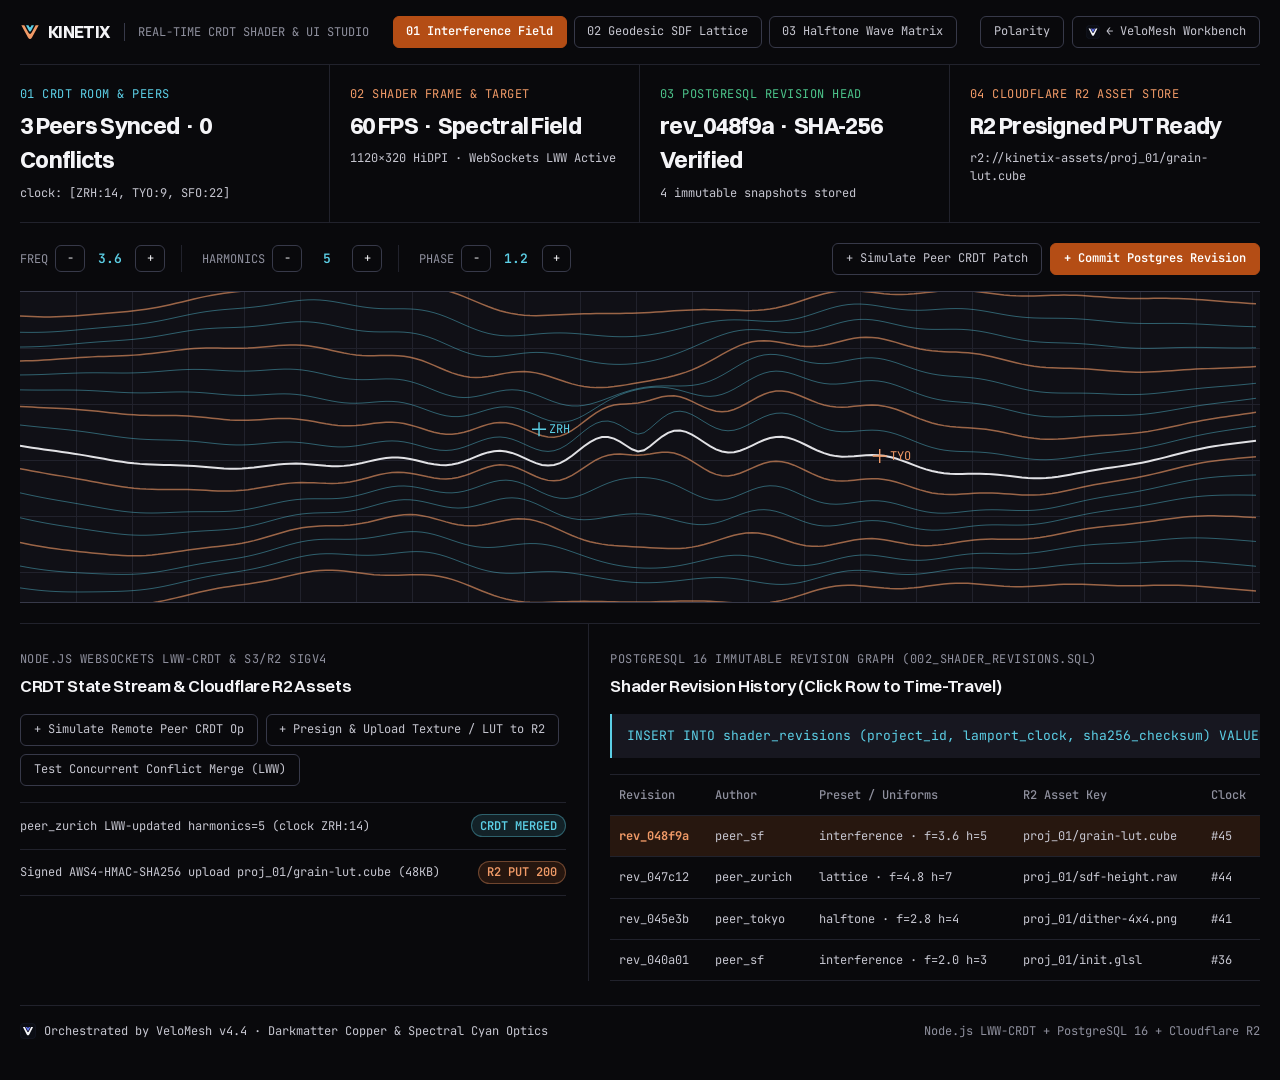
<file: docs/demos/kinetix/index.html>
<!DOCTYPE html>
<html lang="en">
<head>
  <meta charset="UTF-8" />
  <meta name="viewport" content="width=device-width, initial-scale=1.0" />
  <title>Kinetix — Collaborative Shader &amp; CRDT UI Studio</title>
  <meta name="description" content="Real-time collaborative spectral shader and UI studio in Swiss minimalism with Node.js WebSockets CRDT sync, PostgreSQL immutable versioning, and Cloudflare R2 presigned uploads." />
  <meta name="theme-color" content="#09090c" />
  <link rel="icon" type="image/svg+xml" href="../../brand/velomesh-icon-tile.svg" />
  <link rel="icon" type="image/png" sizes="64x64" href="../../brand/favicon-64.png" />
  <link rel="preconnect" href="https://fonts.googleapis.com" />
  <link rel="preconnect" href="https://fonts.gstatic.com" crossorigin />
  <link href="https://fonts.googleapis.com/css2?family=JetBrains+Mono:wght@400;500;600&amp;display=swap" rel="stylesheet" />
  <link rel="stylesheet" href="./styles.css" />
</head>
<body>
  <div class="kx-shell">
    <header id="kx-navbar" class="kx-navbar">
      <div class="kx-brand-group">
        <a href="#top" class="kx-brand-link" aria-label="Kinetix Home">
          <svg width="20" height="20" viewBox="0 0 120 120" fill="none" aria-hidden="true">
            <path class="kx-mark-core" fill="currentColor" d="M8 20 H26 L49 61.82 Q60 81.82 71 61.82 L94 20 H112 L72 92.73 Q60 112 48 92.73 Z"/>
            <path class="kx-mark-accent" fill="currentColor" d="M36 20 H51 L54.5 26.36 Q60 36.36 65.5 26.36 L69 20 H84 L66.5 51.82 Q60 63.64 53.5 51.82 Z"/>
          </svg>
          <span class="kx-wordmark" translate="no">KINETIX</span>
        </a>
        <span class="kx-edition-tag">REAL-TIME CRDT SHADER &amp; UI STUDIO</span>
      </div>

      <div class="kx-preset-switcher" role="tablist" aria-label="Spectral Shader Kernel Preset">
        <button type="button" class="kx-tab-btn active" role="tab" aria-selected="true" data-preset="interference">01 Interference Field</button>
        <button type="button" class="kx-tab-btn" role="tab" aria-selected="false" data-preset="lattice">02 Geodesic SDF Lattice</button>
        <button type="button" class="kx-tab-btn" role="tab" aria-selected="false" data-preset="halftone">03 Halftone Wave Matrix</button>
      </div>

      <div class="kx-nav-actions">
        <button type="button" id="kx-theme-toggle" class="kx-outline-btn" aria-label="Switch color polarity">Polarity</button>
        <a href="../../index.html#workbench" class="kx-outline-btn kx-back-link" target="_top">
          <img src="../../brand/velomesh-icon-tile.svg" alt="" width="14" height="14" class="kx-vm-badge-icon" />
          <span>← VeloMesh Workbench</span>
        </a>
      </div>
    </header>

    <main id="top" class="kx-main">
      <!-- 4-COLUMN SWISS TELEMETRY HAIRLINE STRIP -->
      <section id="kx-kpi-strip" class="kx-kpi-strip" aria-label="Collaborative Studio Telemetry">
        <div class="kx-kpi-cell">
          <span class="kx-kpi-label">01 CRDT Room &amp; Peers</span>
          <strong id="kx-kpi-peers" class="kx-kpi-value">3 Peers Synced · 0 Conflicts</strong>
          <span id="kx-kpi-clock" class="kx-kpi-sub">clock: [ZRH:14, TYO:09, SFO:22]</span>
        </div>

        <div class="kx-kpi-cell">
          <span class="kx-kpi-label">02 Shader Frame &amp; Target</span>
          <strong id="kx-kpi-fps" class="kx-kpi-value">60 FPS · Spectral Field</strong>
          <span id="kx-kpi-res" class="kx-kpi-sub">1120×320 HiDPI · WebSockets LWW Active</span>
        </div>

        <div class="kx-kpi-cell">
          <span class="kx-kpi-label">03 PostgreSQL Revision Head</span>
          <strong id="kx-kpi-rev" class="kx-kpi-value">rev_048f9a · SHA-256 Verified</strong>
          <span id="kx-kpi-rev-sub" class="kx-kpi-sub">4 immutable snapshots stored</span>
        </div>

        <div class="kx-kpi-cell">
          <span class="kx-kpi-label">04 Cloudflare R2 Asset Store</span>
          <strong id="kx-kpi-r2" class="kx-kpi-value">R2 Presigned PUT Ready</strong>
          <span id="kx-kpi-r2-sub" class="kx-kpi-sub">r2://kinetix-assets/proj_01/grain-lut.cube</span>
        </div>
      </section>

      <!-- INTERACTIVE MONOCHROME SHADER VIEWPORT & UNIFORM CONTROLS -->
      <section id="kx-stage" class="kx-stage" aria-label="Interactive Procedural Shader Viewport">
        <div class="kx-stage-bar">
          <div class="kx-uniform-group" aria-label="Live Shader Uniforms">
            <div class="kx-uniform-control">
              <span class="kx-uniform-label">Freq</span>
              <button type="button" id="kx-freq-dec" class="kx-step-btn" aria-label="Decrease frequency">-</button>
              <strong id="kx-val-freq" class="kx-uniform-val">3.6</strong>
              <button type="button" id="kx-freq-inc" class="kx-step-btn" aria-label="Increase frequency">+</button>
            </div>
            <div class="kx-uniform-control">
              <span class="kx-uniform-label">Harmonics</span>
              <button type="button" id="kx-harm-dec" class="kx-step-btn" aria-label="Decrease harmonics">-</button>
              <strong id="kx-val-harm" class="kx-uniform-val">5</strong>
              <button type="button" id="kx-harm-inc" class="kx-step-btn" aria-label="Increase harmonics">+</button>
            </div>
            <div class="kx-uniform-control">
              <span class="kx-uniform-label">Phase</span>
              <button type="button" id="kx-vel-dec" class="kx-step-btn" aria-label="Decrease phase velocity">-</button>
              <strong id="kx-val-vel" class="kx-uniform-val">1.2</strong>
              <button type="button" id="kx-vel-inc" class="kx-step-btn" aria-label="Increase phase velocity">+</button>
            </div>
          </div>

          <div class="kx-stage-actions">
            <button type="button" id="kx-btn-peer-patch" class="kx-outline-btn">+ Simulate Peer CRDT Patch</button>
            <button type="button" id="kx-btn-commit-rev" class="kx-solid-btn">+ Commit Postgres Revision</button>
          </div>
        </div>

        <div class="kx-canvas-frame">
          <canvas id="kx-shader-canvas" width="1120" height="320" aria-label="Interactive Monochrome Procedural Shader Surface"></canvas>
        </div>
      </section>

      <!-- 2-COLUMN CRDT / R2 UPLOADER + POSTGRES REVISION LEDGER -->
      <section id="kx-console" class="kx-console" aria-label="WebSockets CRDT, Cloudflare R2 & PostgreSQL Console">
        <div class="kx-console-col">
          <div class="kx-col-head">
            <span class="kx-kpi-label">Node.js WebSockets LWW-CRDT &amp; S3/R2 SigV4</span>
            <h2 class="kx-col-title">CRDT State Stream &amp; Cloudflare R2 Assets</h2>
          </div>

          <div class="kx-action-row">
            <button type="button" id="kx-btn-crdt-op" class="kx-outline-btn">+ Simulate Remote Peer CRDT Op</button>
            <button type="button" id="kx-btn-r2-upload" class="kx-outline-btn">+ Presign &amp; Upload Texture / LUT to R2</button>
            <button type="button" id="kx-btn-crdt-conflict" class="kx-outline-btn">Test Concurrent Conflict Merge (LWW)</button>
          </div>

          <ul id="kx-crdt-feed" class="kx-crdt-feed" aria-live="polite" aria-label="CRDT Merge and R2 Asset Feed"></ul>
        </div>

        <div class="kx-console-col kx-console-col-right">
          <div class="kx-col-head">
            <span class="kx-kpi-label">PostgreSQL 16 Immutable Revision Graph (002_shader_revisions.sql)</span>
            <h2 class="kx-col-title">Shader Revision History (Click Row to Time-Travel)</h2>
          </div>

          <div id="kx-sql-banner" class="kx-sql-banner">
            INSERT INTO shader_revisions (project_id, lamport_clock, sha256_checksum) VALUES ('proj_01', 45, '048f9a...');
          </div>

          <div class="kx-table-scroll">
            <table id="kx-revision-table" class="kx-revision-table" aria-label="Committed Shader Revisions">
              <thead>
                <tr>
                  <th>Revision</th>
                  <th>Author</th>
                  <th>Preset / Uniforms</th>
                  <th>R2 Asset Key</th>
                  <th>Clock</th>
                </tr>
              </thead>
              <tbody id="kx-revision-body"></tbody>
            </table>
          </div>
        </div>
      </section>
    </main>

    <footer class="kx-footer">
      <div class="kx-footer-brand">
        <img src="../../brand/velomesh-icon-tile.svg" alt="VeloMesh" width="16" height="16" class="kx-vm-badge-icon" />
        <span>Orchestrated by VeloMesh v4.4 · Darkmatter Copper &amp; Spectral Cyan Optics</span>
      </div>
      <span class="kx-footer-meta">Node.js LWW-CRDT + PostgreSQL 16 + Cloudflare R2</span>
    </footer>
  </div>

  <script src="./app.js" defer></script>
</body>
</html>
</file>
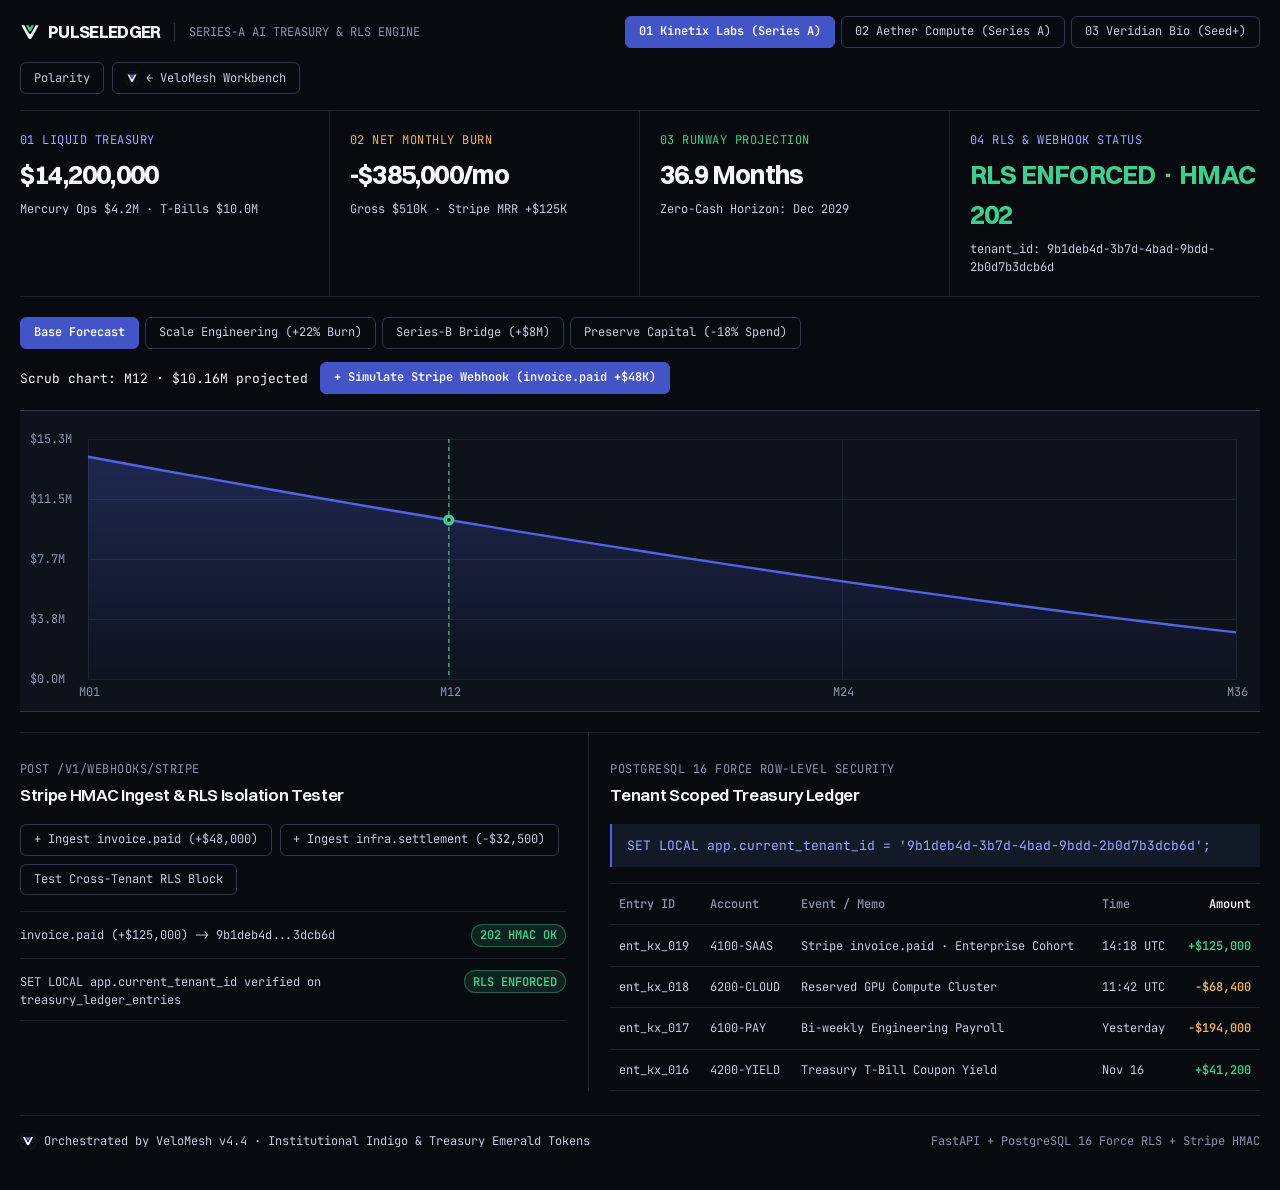
<file: docs/demos/pulseledger/index.html>
<!DOCTYPE html>
<html lang="en">
<head>
  <meta charset="UTF-8" />
  <meta name="viewport" content="width=device-width, initial-scale=1.0" />
  <title>PulseLedger — Multi-Tenant AI Treasury OS</title>
  <meta name="description" content="Series-A CFO multi-tenant AI treasury platform with damped-spring cashflow forecasting, FastAPI + PostgreSQL RLS, and Stripe HMAC webhook ingestion." />
  <meta name="theme-color" content="#070a0f" />
  <link rel="icon" type="image/svg+xml" href="../../brand/velomesh-icon-tile.svg" />
  <link rel="icon" type="image/png" sizes="64x64" href="../../brand/favicon-64.png" />
  <link rel="preconnect" href="https://fonts.googleapis.com" />
  <link rel="preconnect" href="https://fonts.gstatic.com" crossorigin />
  <link href="https://fonts.googleapis.com/css2?family=JetBrains+Mono:wght@400;500;600&amp;display=swap" rel="stylesheet" />
  <link rel="stylesheet" href="./styles.css" />
</head>
<body>
  <div class="pl-shell">
    <header id="pl-navbar" class="pl-navbar">
      <div class="pl-brand-group">
        <a href="#top" class="pl-brand-link" aria-label="PulseLedger Home">
          <svg width="20" height="20" viewBox="0 0 120 120" fill="none" aria-hidden="true">
            <path class="pl-mark-core" fill="currentColor" d="M8 20 H26 L49 61.82 Q60 81.82 71 61.82 L94 20 H112 L72 92.73 Q60 112 48 92.73 Z"/>
            <path class="pl-mark-accent" fill="currentColor" d="M36 20 H51 L54.5 26.36 Q60 36.36 65.5 26.36 L69 20 H84 L66.5 51.82 Q60 63.64 53.5 51.82 Z"/>
          </svg>
          <span class="pl-wordmark" translate="no">PULSELEDGER</span>
        </a>
        <span class="pl-edition-tag">SERIES-A AI TREASURY &amp; RLS ENGINE</span>
      </div>

      <div class="pl-tenant-switcher" role="tablist" aria-label="Tenant RLS Context">
        <button type="button" class="pl-tab-btn active" role="tab" aria-selected="true" data-tenant="kinetix">01 Kinetix Labs (Series A)</button>
        <button type="button" class="pl-tab-btn" role="tab" aria-selected="false" data-tenant="aether">02 Aether Compute (Series A)</button>
        <button type="button" class="pl-tab-btn" role="tab" aria-selected="false" data-tenant="veridian">03 Veridian Bio (Seed+)</button>
      </div>

      <div class="pl-nav-actions">
        <button type="button" id="pl-theme-toggle" class="pl-outline-btn" aria-label="Switch color polarity">Polarity</button>
        <a href="../../index.html#workbench" class="pl-outline-btn pl-back-link" target="_top">
          <img src="../../brand/velomesh-icon-tile.svg" alt="" width="14" height="14" class="pl-vm-badge-icon" />
          <span>← VeloMesh Workbench</span>
        </a>
      </div>
    </header>

    <main id="top" class="pl-main">
      <!-- 4-COLUMN SWISS METRIC HAIRLINE STRIP -->
      <section id="pl-kpi-strip" class="pl-kpi-strip" aria-label="Tenant Treasury Key Metrics">
        <div class="pl-kpi-cell">
          <span class="pl-kpi-label">01 Liquid Treasury</span>
          <strong id="pl-kpi-cash" class="pl-kpi-value">$14,200,000</strong>
          <span id="pl-kpi-cash-sub" class="pl-kpi-sub">Mercury Ops $4.2M · T-Bills $10.0M</span>
        </div>

        <div class="pl-kpi-cell">
          <span class="pl-kpi-label">02 Net Monthly Burn</span>
          <strong id="pl-kpi-burn" class="pl-kpi-value">-$385,000/mo</strong>
          <span id="pl-kpi-burn-sub" class="pl-kpi-sub">Gross $510K · Stripe MRR +$125K</span>
        </div>

        <div class="pl-kpi-cell">
          <span class="pl-kpi-label">03 Runway Projection</span>
          <strong id="pl-kpi-runway" class="pl-kpi-value">36.9 Months</strong>
          <span id="pl-kpi-runway-sub" class="pl-kpi-sub">Zero-Cash Horizon: Dec 2029</span>
        </div>

        <div class="pl-kpi-cell">
          <span class="pl-kpi-label">04 RLS &amp; Webhook Status</span>
          <strong id="pl-kpi-rls" class="pl-kpi-value is-ok">RLS ENFORCED · HMAC 202</strong>
          <span id="pl-kpi-tenant-uuid" class="pl-kpi-sub">tenant_id: 9b1deb4d-3b7d-4bad-9bdd-2b0d7b3dcb6d</span>
        </div>
      </section>

      <!-- INTERACTIVE DAMPED-SPRING 36-MONTH CASHFLOW STAGE -->
      <section id="pl-stage" class="pl-stage" aria-label="Interactive Spring Cashflow Projection">
        <div class="pl-stage-bar">
          <div class="pl-scenario-group" role="tablist" aria-label="Treasury Scenario">
            <button type="button" class="pl-tab-btn active" role="tab" aria-selected="true" data-scenario="base">Base Forecast</button>
            <button type="button" class="pl-tab-btn" role="tab" aria-selected="false" data-scenario="hiring">Scale Engineering (+22% Burn)</button>
            <button type="button" class="pl-tab-btn" role="tab" aria-selected="false" data-scenario="bridge">Series-B Bridge (+$8M)</button>
            <button type="button" class="pl-tab-btn" role="tab" aria-selected="false" data-scenario="contraction">Preserve Capital (-18% Spend)</button>
          </div>

          <div class="pl-stage-actions">
            <span id="pl-scrub-readout" class="pl-scrub-readout">Scrub chart: M12 · $9.84M projected</span>
            <button type="button" id="pl-fire-webhook-btn" class="pl-solid-btn">+ Simulate Stripe Webhook (invoice.paid +$48K)</button>
          </div>
        </div>

        <div class="pl-canvas-frame">
          <canvas id="pl-runway-canvas" width="1120" height="320" aria-label="36-Month Damped Spring Cashflow Projection"></canvas>
        </div>
      </section>

      <!-- 2-COLUMN ARCHITECTURE & LEDGER VERIFICATION CONSOLE -->
      <section id="pl-console" class="pl-console" aria-label="Stripe HMAC Webhook & PostgreSQL RLS Console">
        <div class="pl-console-col">
          <div class="pl-col-head">
            <div>
              <span class="pl-kpi-label">POST /v1/webhooks/stripe</span>
              <h2 class="pl-col-title">Stripe HMAC Ingest &amp; RLS Isolation Tester</h2>
            </div>
          </div>

          <div class="pl-action-row">
            <button type="button" id="pl-btn-invoice" class="pl-outline-btn">+ Ingest invoice.paid (+$48,000)</button>
            <button type="button" id="pl-btn-debit" class="pl-outline-btn">+ Ingest infra.settlement (-$32,500)</button>
            <button type="button" id="pl-btn-rls-attack" class="pl-outline-btn">Test Cross-Tenant RLS Block</button>
          </div>

          <ul id="pl-webhook-feed" class="pl-webhook-feed" aria-live="polite" aria-label="Verified Webhook Event Stream"></ul>
        </div>

        <div class="pl-console-col pl-console-col-right">
          <div class="pl-col-head">
            <div>
              <span class="pl-kpi-label">PostgreSQL 16 Force Row-Level Security</span>
              <h2 class="pl-col-title">Tenant Scoped Treasury Ledger</h2>
            </div>
          </div>

          <div id="pl-sql-banner" class="pl-sql-banner">
            SET LOCAL app.current_tenant_id = '9b1deb4d-3b7d-4bad-9bdd-2b0d7b3dcb6d';
          </div>

          <div class="pl-table-scroll">
            <table id="pl-ledger-table" class="pl-ledger-table" aria-label="Tenant Scoped Treasury Entries">
              <thead>
                <tr>
                  <th>Entry ID</th>
                  <th>Account</th>
                  <th>Event / Memo</th>
                  <th>Time</th>
                  <th>Amount</th>
                </tr>
              </thead>
              <tbody id="pl-ledger-body"></tbody>
            </table>
          </div>
        </div>
      </section>
    </main>

    <footer class="pl-footer">
      <div class="pl-footer-brand">
        <img src="../../brand/velomesh-icon-tile.svg" alt="VeloMesh" width="16" height="16" class="pl-vm-badge-icon" />
        <span>Orchestrated by VeloMesh v4.4 · Institutional Indigo &amp; Treasury Emerald Tokens</span>
      </div>
      <span class="pl-footer-meta">FastAPI + PostgreSQL 16 Force RLS + Stripe HMAC</span>
    </footer>
  </div>

  <script src="./app.js" defer></script>
</body>
</html>
</file>
<file: docs/styles.css>
/* Hallmark · theme: achromatic Swiss noir · polarity: dark · surface: pure monochrome · posture: restrained · nav: sticky-dropdown · footer: halftone-wordmark · hero: lattice-mesh */
@font-face {
  font-family: 'Switzer';
  src: url('./fonts/Switzer-400.woff2') format('woff2');
  font-weight: 400;
  font-style: normal;
  font-display: swap;
}

@font-face {
  font-family: 'Switzer';
  src: url('./fonts/Switzer-500.woff2') format('woff2');
  font-weight: 500;
  font-style: normal;
  font-display: swap;
}

@font-face {
  font-family: 'Switzer';
  src: url('./fonts/Switzer-600.woff2') format('woff2');
  font-weight: 600;
  font-style: normal;
  font-display: swap;
}

@font-face {
  font-family: 'Switzer';
  src: url('./fonts/Switzer-700.woff2') format('woff2');
  font-weight: 700;
  font-style: normal;
  font-display: swap;
}

:root {
  color-scheme: dark;

  --bg: #08090c;
  --bg-elevated: #0f1116;
  --bg-recessed: #151821;
  --ink: #f5f6fa;
  --ink-secondary: #c7ccd8;
  --ink-muted: #8b92a5;

  --brand: #5b67f1;
  --brand-solid: #4a55d6;
  --brand-solid-hover: #5864e6;
  --brand-ink: #9aa5ff;
  --brand-tint: rgba(91, 103, 241, 0.14);
  --brand-border: rgba(122, 133, 255, 0.42);
  --on-brand: #ffffff;

  --phase-arch: #9aa5ff;
  --phase-ui: #5cc8f8;
  --phase-fast: #eab364;
  --phase-ok: #4cc38a;
  --phase-warn: #f07575;
  --ok-tint: rgba(76, 195, 138, 0.14);
  --ok-border: rgba(76, 195, 138, 0.42);
  --warn-tint: rgba(240, 117, 117, 0.14);
  --warn-border: rgba(240, 117, 117, 0.44);

  --invert-bg: #4a55d6;
  --invert-ink: #ffffff;
  --invert-hover: #5864e6;

  --rule: #1f2330;
  --rule-strong: #32384a;

  --scrim-mid: rgba(8, 9, 12, 0.92);
  --scrim-soft: rgba(8, 9, 12, 0.54);
  --scrim-mobile-top: rgba(8, 9, 12, 0.42);
  --scrim-mobile-mid: rgba(8, 9, 12, 0.88);

  --font-swiss: 'Switzer', 'Helvetica Neue', Helvetica, Arial, sans-serif;
  --font-mono: 'JetBrains Mono', ui-monospace, SFMono-Regular, Menlo, monospace;
  --ease-swiss: cubic-bezier(0.22, 1, 0.36, 1);
}

:root[data-theme='light'] {
  color-scheme: light;

  --bg: #f7f7f5;
  --bg-elevated: #ffffff;
  --bg-recessed: #ededeb;
  --ink: #14151a;
  --ink-secondary: #3d414d;
  --ink-muted: #5d6272;

  --brand: #434ed1;
  --brand-solid: #434ed1;
  --brand-solid-hover: #353fb8;
  --brand-ink: #3640b8;
  --brand-tint: rgba(67, 78, 209, 0.09);
  --brand-border: rgba(67, 78, 209, 0.34);
  --on-brand: #ffffff;

  --phase-arch: #3640b8;
  --phase-ui: #09699b;
  --phase-fast: #8f4f05;
  --phase-ok: #137547;
  --phase-warn: #b4232c;
  --ok-tint: rgba(19, 117, 71, 0.11);
  --ok-border: rgba(19, 117, 71, 0.35);
  --warn-tint: rgba(180, 35, 44, 0.10);
  --warn-border: rgba(180, 35, 44, 0.35);

  --invert-bg: #434ed1;
  --invert-ink: #ffffff;
  --invert-hover: #353fb8;

  --rule: #dfe1e7;
  --rule-strong: #b8bcc8;

  --scrim-mid: rgba(247, 247, 245, 0.94);
  --scrim-soft: rgba(247, 247, 245, 0.58);
  --scrim-mobile-top: rgba(247, 247, 245, 0.42);
  --scrim-mobile-mid: rgba(247, 247, 245, 0.90);
}

*, *::before, *::after {
  box-sizing: border-box;
  margin: 0;
  padding: 0;
}

::selection {
  background-color: var(--invert-bg);
  color: var(--invert-ink);
}

html {
  background-color: var(--bg);
  color: var(--ink);
  font-family: var(--font-swiss);
  font-size: 16px;
  line-height: 1.5;
  overflow-x: clip;
  scroll-behavior: smooth;
  scroll-padding-top: 84px;
  scrollbar-color: var(--rule-strong) var(--bg);
  font-variant-numeric: tabular-nums;
  -webkit-font-smoothing: antialiased;
  -moz-osx-font-smoothing: grayscale;
}

body {
  background-color: var(--bg);
  color: var(--ink);
  caret-color: var(--ink);
  overflow-x: clip;
  padding-bottom: 0;
  transition: background-color 220ms var(--ease-swiss), color 220ms var(--ease-swiss);
}

.sr-only {
  position: absolute;
  width: 1px;
  height: 1px;
  padding: 0;
  margin: -1px;
  overflow: hidden;
  clip-path: inset(50%);
  white-space: nowrap;
  border: 0;
}

.skip-link {
  position: fixed;
  top: -100px;
  left: 1rem;
  z-index: 200;
  background-color: var(--invert-bg);
  color: var(--invert-ink);
  padding: 0.75rem 1.25rem;
  font-size: 0.875rem;
  font-weight: 600;
  text-decoration: none;
  transition: top 150ms var(--ease-swiss);
}

.skip-link:focus-visible {
  top: 1rem;
}

a, button, input, textarea {
  font-family: inherit;
  touch-action: manipulation;
}

button:disabled, input:disabled, textarea:disabled {
  opacity: 0.48;
  cursor: not-allowed;
}

p, li {
  text-wrap: pretty;
}

h1, h2, h3 {
  font-family: var(--font-swiss);
  font-synthesis: none;
  text-wrap: balance;
}

:focus-visible {
  outline: 2px solid var(--ink);
  outline-offset: 3px;
}

.page-frame {
  width: min(1400px, calc(100% - 2.5rem));
  margin-inline: auto;
}

/* =========================================================
   21ST.DEV SWISS NAVBAR + STRUCTURED DROPDOWN MENUS
   ========================================================= */
.swiss-navbar {
  position: sticky;
  top: 0;
  z-index: 95;
  display: flex;
  align-items: center;
  justify-content: space-between;
  gap: 1.25rem;
  min-height: 72px;
  padding: 0.75rem 0;
  background-color: var(--bg);
  border-bottom: 1px solid var(--rule);
}

.nav-wordmark-link {
  display: inline-flex;
  align-items: center;
  gap: 0.55rem;
  padding: 0.5rem 0.25rem 0.5rem 0;
  color: var(--ink);
  text-decoration: none;
  flex-shrink: 0;
}

.nav-emblem-svg {
  display: block;
  flex-shrink: 0;
  color: var(--ink);
}

.nav-wordmark-text {
  font-size: clamp(1.3rem, 2vw, 1.65rem);
  font-weight: 700;
  line-height: 1;
  letter-spacing: -0.045em;
  text-transform: uppercase;
  color: var(--ink);
}

.nav-center-shell {
  display: flex;
  align-items: center;
  justify-content: center;
  position: static;
}

.nav-trigger-list {
  display: flex;
  align-items: center;
  gap: 0.25rem;
  list-style: none;
  padding: 0.35rem 0.45rem;
  background-color: var(--bg-elevated);
  border: 1px solid var(--rule-strong);
  border-radius: 10px;
}

.nav-item-dropdown {
  position: static;
}

.nav-trigger-btn,
.nav-direct-link {
  display: inline-flex;
  align-items: center;
  gap: 0.4rem;
  padding: 0.5rem 0.85rem;
  border: none;
  border-radius: 6px;
  background: transparent;
  color: var(--ink-secondary);
  font-size: 0.875rem;
  font-weight: 500;
  letter-spacing: -0.01em;
  text-decoration: none;
  white-space: nowrap;
  cursor: pointer;
  transition: background-color 150ms var(--ease-swiss), color 150ms var(--ease-swiss);
}

.nav-trigger-btn:hover,
.nav-direct-link:hover,
.nav-trigger-btn[aria-expanded='true'] {
  background-color: var(--bg-recessed);
  color: var(--ink);
}

.nav-chevron {
  transition: transform 180ms var(--ease-swiss);
  flex-shrink: 0;
}

.nav-trigger-btn[aria-expanded='true'] .nav-chevron {
  transform: rotate(180deg);
}

.nav-dropdown-panel[hidden] {
  display: none !important;
}

.nav-dropdown-panel {
  position: absolute;
  top: calc(100% + 0.35rem);
  left: 50%;
  transform: translateX(-50%);
  z-index: 105;
  background-color: var(--bg-elevated);
  color: var(--ink);
  border: 1px solid var(--rule-strong);
  border-radius: 10px;
  padding: 1.25rem;
}

.nav-dropdown-panel::before {
  content: '';
  position: absolute;
  left: 0;
  right: 0;
  top: -1.15rem;
  height: 1.15rem;
}

.nav-mega-panel {
  width: 760px;
  max-width: 100%;
}

.nav-compact-panel {
  width: 400px;
  max-width: 100%;
}

.dropdown-columns {
  display: grid;
  grid-template-columns: minmax(0, 1.55fr) minmax(0, 1fr);
  gap: 1.25rem;
}

.dropdown-group-side {
  border-left: 1px solid var(--rule);
  padding-left: 1.25rem;
  display: flex;
  flex-direction: column;
  gap: 0.35rem;
}

.dropdown-group-title {
  font-family: var(--font-swiss);
  font-size: 0.78125rem;
  font-weight: 600;
  color: var(--ink-muted);
  padding: 0 0.65rem 0.65rem;
}

.dropdown-grid-2 {
  display: grid;
  grid-template-columns: repeat(2, minmax(0, 1fr));
  gap: 0.4rem;
}

.dropdown-list {
  display: flex;
  flex-direction: column;
  gap: 0.35rem;
}

.dropdown-item {
  display: flex;
  align-items: flex-start;
  gap: 0.85rem;
  padding: 0.75rem 0.8rem;
  border-radius: 8px;
  text-decoration: none;
  color: var(--ink);
  transition: background-color 140ms var(--ease-swiss);
}

.dropdown-item:hover,
.dropdown-item:focus-visible {
  background-color: var(--bg-recessed);
}

.dropdown-icon {
  width: 34px;
  height: 34px;
  border-radius: 6px;
  border: 1px solid var(--rule-strong);
  background-color: var(--bg);
  color: var(--ink);
  display: inline-grid;
  place-items: center;
  flex-shrink: 0;
  margin-top: 0.1rem;
  transition: background-color 140ms var(--ease-swiss), color 140ms var(--ease-swiss);
}

.dropdown-item:hover .dropdown-icon {
  background-color: var(--invert-bg);
  color: var(--invert-ink);
}

.dropdown-copy {
  display: flex;
  flex-direction: column;
  gap: 0.2rem;
  min-width: 0;
}

.dropdown-title {
  font-size: 0.875rem;
  font-weight: 600;
  line-height: 1.3;
  color: var(--ink);
}

.dropdown-desc {
  font-size: 0.78125rem;
  line-height: 1.45;
  color: var(--ink-secondary);
}

.nav-actions {
  display: flex;
  align-items: center;
  gap: 0.65rem;
  flex-shrink: 0;
}

.nav-github-link {
  color: var(--ink-secondary);
  text-decoration: none;
  font-size: 0.875rem;
  font-weight: 500;
  padding: 0.5rem 0.75rem;
  border-radius: 6px;
  transition: color 150ms var(--ease-swiss);
}

.nav-github-link:hover {
  color: var(--ink);
}

.nav-cta-btn {
  display: inline-flex;
  align-items: center;
  justify-content: center;
  padding: 0.55rem 1.05rem;
  border-radius: 999px;
  background-color: var(--invert-bg);
  color: var(--invert-ink);
  font-size: 0.875rem;
  font-weight: 600;
  text-decoration: none;
  white-space: nowrap;
  transition: background-color 150ms var(--ease-swiss), transform 140ms var(--ease-swiss);
}

.nav-cta-btn:hover {
  background-color: var(--invert-hover);
}

.nav-cta-btn:active {
  transform: scale(0.97);
}

.nav-icon-btn {
  width: 36px;
  height: 36px;
  border-radius: 8px;
  border: 1px solid var(--rule-strong);
  background-color: var(--bg-elevated);
  color: var(--ink);
  cursor: pointer;
  display: inline-grid;
  place-items: center;
  transition: background-color 150ms var(--ease-swiss), transform 120ms var(--ease-swiss);
}

.nav-icon-btn:hover {
  background-color: var(--bg-recessed);
}

.nav-icon-btn:active {
  transform: scale(0.95);
}

.nav-mobile-trigger {
  display: none;
}

/* Mobile Responsive Drawer */
.mobile-drawer[hidden] {
  display: none !important;
}

.mobile-drawer {
  position: fixed;
  inset: 0;
  z-index: 120;
  background-color: var(--bg);
  color: var(--ink);
  padding: 1.25rem;
  display: flex;
  flex-direction: column;
  justify-content: space-between;
  gap: 1.25rem;
  overflow-y: auto;
  overscroll-behavior: contain;
}

.drawer-top {
  display: flex;
  justify-content: space-between;
  align-items: center;
  padding-bottom: 1rem;
  border-bottom: 1px solid var(--rule);
}

.drawer-close-btn {
  background-color: var(--invert-bg);
  color: var(--invert-ink);
  border: none;
  border-radius: 999px;
  padding: 0.55rem 1.15rem;
  font-size: 0.875rem;
  font-weight: 600;
  cursor: pointer;
}

.drawer-scroll {
  display: flex;
  flex-direction: column;
  gap: 1rem;
  flex: 1;
}

.drawer-accordion {
  border: 1px solid var(--rule-strong);
  border-radius: 8px;
  background-color: var(--bg-elevated);
  padding: 0.75rem 1rem;
}

.drawer-accordion-summary {
  display: flex;
  align-items: center;
  justify-content: space-between;
  font-size: 1rem;
  font-weight: 600;
  cursor: pointer;
  list-style: none;
  padding: 0.25rem 0;
}

.drawer-accordion-list {
  display: flex;
  flex-direction: column;
  gap: 0.4rem;
  margin-top: 0.75rem;
  padding-top: 0.75rem;
  border-top: 1px solid var(--rule);
}

.drawer-sub-link {
  color: var(--ink-secondary);
  text-decoration: none;
  font-size: 0.875rem;
  padding: 0.5rem 0.65rem;
  border-radius: 6px;
}

.drawer-sub-link:hover {
  background-color: var(--bg-recessed);
  color: var(--ink);
}

.drawer-links {
  display: flex;
  flex-direction: column;
  gap: 0.6rem;
}

.drawer-link-row {
  display: flex;
  align-items: center;
  justify-content: space-between;
  padding: 0.95rem 1.25rem;
  border-radius: 8px;
  border: 1px solid var(--rule-strong);
  background-color: var(--bg-elevated);
  color: var(--ink);
  text-decoration: none;
  font-size: 1rem;
  font-weight: 600;
  transition: background-color 150ms var(--ease-swiss), color 150ms var(--ease-swiss);
}

.drawer-link-row:hover {
  background-color: var(--invert-bg);
  color: var(--invert-ink);
}

.drawer-footer-meta {
  font-size: 0.8125rem;
  color: var(--ink-muted);
  padding-top: 0.75rem;
  border-top: 1px solid var(--rule);
}

/* =========================================================
   21ST.DEV LATTICE HERO (MONOCHROME BLACK & WHITE)
   ========================================================= */
.lattice-hero {
  position: relative;
  isolation: isolate;
  min-height: clamp(560px, calc(100svh - 72px), 780px);
  display: flex;
  align-items: stretch;
  padding: 2.5rem 0 2.75rem;
  border-bottom: 1px solid var(--rule);
  overflow: clip;
  background-color: var(--bg);
}

.lattice-canvas {
  position: absolute;
  inset: 0;
  width: 100%;
  height: 100%;
  display: block;
  pointer-events: none;
  z-index: 0;
}

.lattice-scrim {
  position: absolute;
  inset: 0;
  z-index: 1;
  pointer-events: none;
  background: linear-gradient(
    90deg,
    var(--bg) 0%,
    var(--scrim-mid) 42%,
    var(--scrim-soft) 62%,
    transparent 88%
  );
}

.lattice-hero-inner {
  position: relative;
  z-index: 2;
  width: 100%;
  display: flex;
  flex-direction: column;
  justify-content: space-between;
  gap: 2.25rem;
}

.hero-copy-col {
  display: flex;
  flex-direction: column;
  gap: 1.35rem;
  max-width: 640px;
  min-width: 0;
}

.hero-headline {
  font-size: clamp(2.85rem, 5.4vw, 4.75rem);
  font-weight: 700;
  line-height: 0.94;
  letter-spacing: -0.045em;
  color: var(--ink);
  max-width: 11.5ch;
}

.hero-headline-muted {
  color: var(--ink-muted);
  display: block;
}

.hero-description {
  font-size: 1.0625rem;
  line-height: 1.56;
  color: var(--ink-secondary);
  max-width: 58ch;
}

.hero-description code {
  font-family: var(--font-mono);
  font-size: 0.92em;
  color: var(--ink);
}

.hero-inline-link {
  color: var(--brand-ink);
  text-decoration: underline;
  text-underline-offset: 3px;
  text-decoration-color: var(--brand-border);
  transition: text-decoration-color 150ms var(--ease-swiss);
}

.hero-brand-pill {
  display: inline-flex;
  align-items: center;
  gap: 0.55rem;
  width: fit-content;
  padding: 0.32rem 0.78rem 0.32rem 0.4rem;
  border-radius: 999px;
  background-color: var(--brand-tint);
  border: 1px solid var(--brand-border);
  font-family: var(--font-mono);
  font-size: 0.78125rem;
  font-weight: 600;
  color: var(--brand-ink);
}

.wb-brand-icon {
  border-radius: 6px;
}

.wk-brand-tile {
  border-radius: 14px;
}

.hwf-brand-lockup {
  display: inline-flex;
  align-items: center;
  gap: 0.55rem;
}

.hwf-brand-lockup img {
  border-radius: 6px;
}

.hero-inline-link:hover {
  text-decoration-color: var(--ink);
}

.installer-wrap {
  display: flex;
  flex-direction: column;
  gap: 0.65rem;
  min-width: 0;
  max-width: 600px;
}

.installer-controls {
  display: flex;
  align-items: center;
  justify-content: space-between;
  gap: 0.75rem;
  flex-wrap: wrap;
}

.pill-switch {
  display: inline-flex;
  flex-wrap: wrap;
  gap: 0.5rem;
}

.pill-outline-btn {
  background: transparent;
  color: var(--ink-secondary);
  border: 1px solid var(--rule-strong);
  border-radius: 999px;
  padding: 0.5rem 0.95rem;
  font-size: 0.8125rem;
  font-weight: 500;
  cursor: pointer;
  white-space: nowrap;
  transition: background-color 150ms var(--ease-swiss), color 150ms var(--ease-swiss), border-color 150ms var(--ease-swiss);
}

.pill-outline-btn:hover {
  border-color: var(--ink);
  color: var(--ink);
}

.pill-outline-btn.active {
  background-color: var(--invert-bg);
  color: var(--invert-ink);
  border-color: var(--invert-bg);
}

.btn-solid-contrast {
  background-color: var(--invert-bg);
  color: var(--invert-ink);
  border: 1px solid var(--invert-bg);
  border-radius: 999px;
  padding: 0.52rem 1.15rem;
  font-size: 0.8125rem;
  font-weight: 600;
  cursor: pointer;
  white-space: nowrap;
  transition: background-color 150ms var(--ease-swiss), transform 140ms var(--ease-swiss);
}

.btn-solid-contrast:hover {
  background-color: var(--invert-hover);
}

.btn-solid-contrast:active {
  transform: scale(0.97);
}

.cmd-line-box {
  background-color: var(--bg-elevated);
  border: 1px solid var(--rule-strong);
  padding: 0.9rem 1.1rem;
  overflow-x: auto;
  max-width: 100%;
  min-width: 0;
}

.cmd-line-code {
  font-family: var(--font-mono);
  font-size: 0.8125rem;
  color: var(--ink);
  white-space: pre-wrap;
  overflow-wrap: anywhere;
  word-break: normal;
}

.hero-cta-row {
  display: flex;
  flex-wrap: wrap;
  align-items: center;
  gap: 0.75rem;
}

.hero-btn-primary {
  display: inline-flex;
  align-items: center;
  justify-content: center;
  height: 44px;
  padding: 0 1.45rem;
  border-radius: 999px;
  background-color: var(--invert-bg);
  color: var(--invert-ink);
  font-size: 0.875rem;
  font-weight: 600;
  white-space: nowrap;
  text-decoration: none;
  transition: transform 200ms var(--ease-swiss), background-color 150ms var(--ease-swiss);
}

.hero-btn-primary:hover {
  transform: translateY(-2px);
}

.hero-btn-secondary {
  display: inline-flex;
  align-items: center;
  justify-content: center;
  height: 44px;
  padding: 0 1.45rem;
  border-radius: 999px;
  border: 1px solid var(--rule-strong);
  background-color: transparent;
  color: var(--ink);
  font-size: 0.875rem;
  font-weight: 500;
  white-space: nowrap;
  text-decoration: none;
  transition: background-color 150ms var(--ease-swiss), border-color 150ms var(--ease-swiss);
}

.hero-btn-secondary:hover {
  background-color: var(--bg-elevated);
  border-color: var(--ink);
}

.hero-meta-strip {
  display: flex;
  flex-wrap: wrap;
  gap: 0.85rem 2rem;
  list-style: none;
  padding-top: 1.15rem;
  border-top: 1px solid var(--rule);
  font-size: 0.8125rem;
  color: var(--ink-muted);
}

/* =========================================================
   SHARED SWISS EDITORIAL SECTION FRAMEWORK
   ========================================================= */
.content-section {
  padding: 4.25rem 0;
  border-bottom: 1px solid var(--rule);
  scroll-margin-top: 88px;
}

.section-split-head {
  display: grid;
  grid-template-columns: repeat(12, minmax(0, 1fr));
  gap: 2rem;
  align-items: end;
  margin-bottom: 2.5rem;
}

.section-heading {
  grid-column: 1 / 7;
  font-size: clamp(2rem, 3.6vw, 3.1rem);
  font-weight: 700;
  line-height: 1.02;
  letter-spacing: -0.035em;
  color: var(--ink);
}

.section-subcopy {
  grid-column: 7 / 13;
  font-size: 1rem;
  line-height: 1.6;
  color: var(--ink-secondary);
  max-width: 56ch;
}

/* =========================================================
   21ST.DEV BENTO GRID ARCHITECTURE MATRIX (id: 622 / 6541)
   ========================================================= */
.bento-grid {
  display: grid;
  grid-template-columns: repeat(12, minmax(0, 1fr));
  gap: 1.15rem;
}

.bento-card {
  background-color: var(--bg-elevated);
  border: 1px solid var(--rule);
  border-radius: 12px;
  padding: 1.5rem;
  display: flex;
  flex-direction: column;
  gap: 1rem;
  min-width: 0;
  transition: border-color 180ms var(--ease-swiss), transform 180ms var(--ease-swiss);
}

.bento-card:hover {
  border-color: var(--rule-strong);
  transform: translateY(-2px);
}

.bento-span-7 {
  grid-column: span 7;
}

.bento-span-5 {
  grid-column: span 5;
}

.bento-span-4 {
  grid-column: span 4;
}

.bento-card-head {
  display: flex;
  align-items: flex-start;
  justify-content: space-between;
  gap: 1rem;
}

.bento-index {
  display: block;
  font-family: var(--font-mono);
  font-size: 0.78125rem;
  color: var(--brand-ink);
  margin-bottom: 0.25rem;
}

.bento-card:nth-child(1) .bento-index { color: var(--phase-ui); }
.bento-card:nth-child(2) .bento-index { color: var(--phase-arch); }
.bento-card:nth-child(3) .bento-index { color: var(--phase-ok); }
.bento-card:nth-child(4) .bento-index { color: var(--phase-fast); }
.bento-card:nth-child(5) .bento-index { color: var(--brand-ink); }

.bento-title {
  font-size: 1.25rem;
  font-weight: 600;
  letter-spacing: -0.025em;
  line-height: 1.2;
  color: var(--ink);
}

.bento-desc {
  font-size: 0.9375rem;
  line-height: 1.55;
  color: var(--ink-secondary);
}

.bento-jump-btn {
  background: transparent;
  color: var(--ink);
  border: 1px solid var(--rule-strong);
  border-radius: 6px;
  padding: 0.45rem 0.75rem;
  font-size: 0.8125rem;
  font-weight: 500;
  white-space: nowrap;
  cursor: pointer;
  transition: background-color 140ms var(--ease-swiss), color 140ms var(--ease-swiss);
}

.bento-jump-btn:hover {
  background-color: var(--invert-bg);
  color: var(--invert-ink);
}

.bento-specimen-box {
  margin-top: auto;
  border-top: 1px solid var(--rule);
  padding-top: 1rem;
  display: flex;
  flex-direction: column;
  gap: 0.85rem;
}

.specimen-tabs,
.rls-toggle-row,
.harness-chip-row {
  display: flex;
  flex-wrap: wrap;
  gap: 0.45rem;
}

.mini-tab-btn {
  background-color: transparent;
  color: var(--ink-secondary);
  border: 1px solid var(--rule-strong);
  border-radius: 6px;
  padding: 0.42rem 0.75rem;
  font-size: 0.8125rem;
  font-weight: 500;
  cursor: pointer;
  white-space: nowrap;
  transition: background-color 140ms var(--ease-swiss), color 140ms var(--ease-swiss);
}

.mini-tab-btn:hover {
  color: var(--ink);
  border-color: var(--ink);
}

.mini-tab-btn.active {
  background-color: var(--invert-bg);
  color: var(--invert-ink);
  border-color: var(--invert-bg);
}

.specimen-output {
  display: flex;
  flex-direction: column;
  gap: 0.5rem;
}

.specimen-row {
  display: flex;
  justify-content: space-between;
  align-items: baseline;
  gap: 1rem;
  padding-top: 0.5rem;
  border-top: 1px solid var(--rule);
  font-size: 0.875rem;
}

.specimen-row:first-child {
  border-top: none;
  padding-top: 0;
}

.specimen-row span {
  color: var(--ink-muted);
}

.specimen-row strong {
  font-family: var(--font-mono);
  font-size: 0.8125rem;
  font-weight: 500;
  color: var(--ink);
  text-align: right;
}

.bento-canvas-wrap {
  margin-top: auto;
  position: relative;
  border-top: 1px solid var(--rule);
  padding-top: 0.85rem;
  display: flex;
  flex-direction: column;
  gap: 0.65rem;
}

#bento-spring-canvas {
  width: 100%;
  height: 120px;
  display: block;
}

.bento-impulse-btn {
  align-self: flex-end;
}

.bento-metric-list {
  list-style: none;
  margin-top: auto;
  display: flex;
  flex-direction: column;
}

.bento-metric-list li {
  display: flex;
  justify-content: space-between;
  gap: 0.75rem;
  padding: 0.7rem 0;
  border-top: 1px solid var(--rule);
  font-family: var(--font-mono);
  font-size: 0.8125rem;
}

.bento-metric-list li span:first-child {
  color: var(--ink);
  overflow-wrap: anywhere;
}

.bento-metric-list li span:last-child {
  color: var(--ink-muted);
  white-space: nowrap;
}

.mini-code-snippet {
  margin-top: auto;
  border-top: 1px solid var(--rule);
  padding: 0.85rem 0 0;
  font-family: var(--font-mono);
  font-size: 0.78125rem;
  line-height: 1.55;
  color: var(--ink-secondary);
  white-space: pre-wrap;
  overflow-wrap: anywhere;
}

/* =========================================================
   21ST.DEV EXECUTION PIPELINE SHOWCASE (id: 1368 + 26902)
   ========================================================= */
.flow-split {
  display: grid;
  grid-template-columns: minmax(0, 1fr) minmax(0, 1.1fr);
  gap: 2rem;
  align-items: start;
}

.flow-steps {
  display: flex;
  flex-direction: column;
  gap: 0.75rem;
}

.flow-step-btn {
  display: flex;
  align-items: flex-start;
  gap: 1.15rem;
  padding: 1.25rem;
  background-color: var(--bg-elevated);
  border: 1px solid var(--rule);
  border-radius: 10px;
  text-align: left;
  cursor: pointer;
  color: var(--ink-secondary);
  transition: border-color 180ms var(--ease-swiss), background-color 180ms var(--ease-swiss);
}

.flow-step-btn:hover {
  border-color: var(--rule-strong);
  color: var(--ink);
}

.flow-step-btn.active {
  background-color: var(--bg-recessed);
  border-color: var(--ink);
  color: var(--ink);
}

.flow-step-num {
  width: 34px;
  height: 34px;
  border-radius: 999px;
  border: 1px solid var(--rule-strong);
  display: inline-grid;
  place-items: center;
  font-family: var(--font-mono);
  font-size: 0.8125rem;
  font-weight: 600;
  flex-shrink: 0;
}

.flow-step-btn.active .flow-step-num {
  background-color: var(--invert-bg);
  color: var(--invert-ink);
  border-color: var(--invert-bg);
}

.flow-step-text {
  display: flex;
  flex-direction: column;
  gap: 0.3rem;
}

.flow-step-text strong {
  font-size: 1.0625rem;
  font-weight: 600;
  color: var(--ink);
}

.flow-step-text span {
  font-size: 0.9375rem;
  line-height: 1.5;
  color: var(--ink-secondary);
}

.flow-stage-panel {
  border: 1px solid var(--rule-strong);
  border-radius: 12px;
  background-color: var(--bg-elevated);
  overflow: clip;
  min-height: 390px;
  display: flex;
  flex-direction: column;
}

.flow-stage-bar {
  display: flex;
  justify-content: space-between;
  align-items: center;
  gap: 1rem;
  padding: 0.9rem 1.25rem;
  border-bottom: 1px solid var(--rule);
  font-family: var(--font-mono);
  font-size: 0.8125rem;
  color: var(--ink-muted);
}

.flow-stage-body {
  padding: 1.5rem;
  flex: 1;
  display: flex;
  flex-direction: column;
  justify-content: space-between;
  gap: 1.25rem;
}

.flow-artifact-title {
  font-size: 1.25rem;
  font-weight: 600;
  color: var(--ink);
  margin-bottom: 0.5rem;
}

.flow-artifact-list {
  list-style: none;
  display: flex;
  flex-direction: column;
}

.flow-artifact-list li {
  display: flex;
  justify-content: space-between;
  gap: 1rem;
  padding: 0.8rem 0;
  border-top: 1px solid var(--rule);
  font-family: var(--font-mono);
  font-size: 0.8125rem;
  color: var(--ink);
}

.flow-artifact-list li span:last-child {
  color: var(--ink-muted);
}

/* =========================================================
   SECTION 3: LINE-NUMBERED MULTI-FILE WORKBENCH (id: 36502)
   ========================================================= */
.workbench-frame {
  border: 1px solid var(--rule-strong);
  border-radius: 12px;
  background-color: var(--bg-elevated);
  padding: 1.25rem;
  overflow: clip;
}

.workbench-presets {
  display: grid;
  grid-template-columns: repeat(3, minmax(0, 1fr));
  border-bottom: 1px solid var(--rule);
}

.preset-btn {
  padding: 1.1rem 1.35rem;
  background: transparent;
  border: none;
  border-right: 1px solid var(--rule);
  color: var(--ink-secondary);
  text-align: left;
  cursor: pointer;
  display: flex;
  flex-direction: column;
  gap: 0.25rem;
  font-size: 0.9375rem;
  font-weight: 600;
  transition: background-color 150ms var(--ease-swiss), color 150ms var(--ease-swiss);
}

.preset-btn:last-child {
  border-right: none;
}

.preset-btn:hover {
  background-color: var(--bg-recessed);
  color: var(--ink);
}

.preset-btn.active {
  background-color: var(--brand-tint);
  color: var(--ink);
  box-shadow: inset 0 -2px 0 var(--brand);
}

.preset-meta {
  font-family: var(--font-swiss);
  font-size: 0.8125rem;
  font-weight: 400;
  color: var(--ink-muted);
}

.preset-btn.active .preset-meta {
  color: var(--brand-ink);
  opacity: 0.95;
}

.prompt-strip {
  display: grid;
  grid-template-columns: 1fr auto;
  border-bottom: 1px solid var(--rule);
  background-color: var(--bg);
}

.prompt-textarea {
  width: 100%;
  background: transparent;
  border: none;
  color: var(--ink);
  font-size: 0.9375rem;
  line-height: 1.55;
  padding: 1.15rem 1.5rem;
  resize: none;
}

.prompt-textarea:focus {
  outline: none;
}

.prompt-run-btn {
  background-color: var(--invert-bg);
  color: var(--invert-ink);
  border: none;
  padding: 0 1.75rem;
  font-size: 0.875rem;
  font-weight: 600;
  cursor: pointer;
  transition: background-color 150ms var(--ease-swiss);
}

.prompt-run-btn:hover {
  background-color: var(--invert-hover);
}

.workbench-body {
  display: grid;
  grid-template-columns: 300px minmax(0, 1fr);
  min-height: 360px;
}

.file-rail {
  border-right: 1px solid var(--rule);
  display: flex;
  flex-direction: column;
}

.file-btn {
  display: flex;
  align-items: center;
  justify-content: space-between;
  gap: 0.5rem;
  width: 100%;
  background: transparent;
  border: none;
  border-bottom: 1px solid var(--rule);
  padding: 0.95rem 1.25rem;
  color: var(--ink-secondary);
  font-family: var(--font-mono);
  font-size: 0.84rem;
  text-align: left;
  cursor: pointer;
}

.file-btn:hover {
  background-color: var(--bg-recessed);
  color: var(--ink);
}

.file-btn.active {
  background-color: var(--brand-tint);
  color: var(--ink);
  border-left: 2px solid var(--brand);
  font-weight: 600;
}

.code-panel {
  padding: 1.25rem 1.5rem 1.5rem;
  display: flex;
  flex-direction: column;
  gap: 1rem;
  min-width: 0;
}

.code-panel-topbar {
  display: flex;
  align-items: center;
  justify-content: space-between;
  flex-wrap: wrap;
  gap: 0.75rem 1rem;
  padding-bottom: 0.85rem;
  border-bottom: 1px solid var(--rule);
}

.code-panel-actions {
  display: flex;
  flex-wrap: wrap;
  align-items: center;
  gap: 0.45rem;
}

.code-panel-actions a.mini-tab-btn,
.wb-demo-controls a.mini-tab-btn {
  text-decoration: none;
}

.wb-live-demo {
  margin-top: 1rem;
  padding-top: 1.15rem;
  border-top: 1px solid var(--rule-strong);
  display: flex;
  flex-direction: column;
  gap: 0.9rem;
}

.wb-demo-bar {
  display: flex;
  flex-wrap: wrap;
  align-items: center;
  justify-content: space-between;
  gap: 0.75rem 1rem;
}

.wb-demo-title-group {
  display: flex;
  flex-wrap: wrap;
  align-items: baseline;
  gap: 0.75rem;
}

.wb-demo-heading {
  font-size: 1rem;
  font-weight: 600;
  color: var(--ink);
  letter-spacing: -0.02em;
}

.wb-demo-controls {
  display: flex;
  flex-wrap: wrap;
  align-items: center;
  gap: 0.45rem;
}

.wb-viewport-group {
  display: flex;
  flex-wrap: wrap;
  gap: 0.35rem;
}

.wb-demo-stage {
  width: 100%;
  border-top: 1px solid var(--rule);
  background-color: var(--bg);
}

.wb-demo-iframe {
  width: 100%;
  max-width: 100%;
  height: 680px;
  border: none;
  display: block;
  margin: 0 auto;
  background-color: var(--bg);
  transition: max-width 220ms var(--ease-swiss);
}

.skills-row {
  display: flex;
  flex-wrap: wrap;
  align-items: center;
  gap: 0.5rem;
  font-size: 0.8125rem;
  color: var(--ink-muted);
}

.skill-tag {
  background-color: var(--brand-tint);
  border: 1px solid var(--brand-border);
  border-radius: 6px;
  padding: 0.2rem 0.55rem;
  color: var(--brand-ink);
  font-size: 0.8125rem;
}

.code-view {
  font-family: var(--font-mono);
  font-size: 0.84rem;
  line-height: 1.68;
  color: var(--ink);
  overflow-x: auto;
  counter-reset: line;
}

.code-line {
  display: block;
  padding: 0.12rem 0.5rem;
  border-radius: 0;
}

.code-line::before {
  counter-increment: line;
  content: counter(line);
  display: inline-block;
  width: 2.25rem;
  color: var(--ink-muted);
  user-select: none;
}

.code-line-highlight {
  background-color: var(--brand-tint);
  border-left: 2px solid var(--brand);
}

/* =========================================================
   SECTION 4: VISION CLARITY SPEC ("CANNOT READ YOUR MIND")
   ========================================================= */
.vision-columns {
  display: grid;
  grid-template-columns: 1fr 1fr;
  border-top: 1px solid var(--rule-strong);
  border-bottom: 1px solid var(--rule-strong);
  margin-bottom: 2.5rem;
}

.vision-col {
  padding: 2.25rem 2rem 2.25rem 0;
  display: flex;
  flex-direction: column;
  gap: 1.15rem;
  min-width: 0;
}

.vision-col + .vision-col {
  border-left: 1px solid var(--rule-strong);
  padding: 2.25rem 0 2.25rem 2rem;
}

.verdict-chip {
  display: inline-block;
  width: fit-content;
  border-radius: 6px;
  font-size: 0.8125rem;
  font-weight: 600;
  padding: 0.3rem 0.75rem;
}

.chip-fail {
  background-color: var(--warn-tint);
  border: 1px dashed var(--warn-border);
  color: var(--phase-warn);
}

.chip-pass {
  background-color: var(--ok-tint);
  border: 1px solid var(--ok-border);
  color: var(--phase-ok);
}

.col-title {
  font-size: 1.45rem;
  font-weight: 600;
  letter-spacing: -0.025em;
  line-height: 1.18;
  color: var(--ink);
  max-width: 30ch;
}

.quote-box {
  font-family: var(--font-mono);
  font-size: 0.875rem;
  line-height: 1.58;
  padding: 0.95rem 1.15rem;
  background-color: var(--bg-elevated);
  border-left: 2px solid var(--brand);
}

.bullet-list {
  list-style: none;
  display: flex;
  flex-direction: column;
  gap: 0.65rem;
  font-size: 0.9375rem;
  color: var(--ink-secondary);
}

.bullet-list strong {
  color: var(--ink);
}

.vision-gate-panel {
  border: 1px solid var(--rule-strong);
  border-radius: 12px;
  padding: 1.75rem;
  background-color: var(--bg-elevated);
}

.gate-top {
  display: flex;
  align-items: center;
  justify-content: space-between;
  flex-wrap: wrap;
  gap: 1rem;
  margin-bottom: 1rem;
}

.gate-input {
  width: 100%;
  background-color: var(--bg);
  border: 1px solid var(--rule-strong);
  border-radius: 8px;
  color: var(--ink);
  padding: 0.95rem 1.15rem;
  font-size: 0.9375rem;
  line-height: 1.55;
  margin-bottom: 1.15rem;
  resize: vertical;
}

.gate-status-row {
  display: flex;
  align-items: center;
  justify-content: space-between;
  flex-wrap: wrap;
  gap: 1rem;
  padding-bottom: 1.15rem;
  border-bottom: 1px solid var(--rule);
  margin-bottom: 1.15rem;
}

.gate-note {
  font-size: 0.9375rem;
  color: var(--ink-secondary);
  max-width: 62ch;
}

.meters-grid {
  display: grid;
  grid-template-columns: repeat(3, minmax(0, 1fr));
  gap: 1.5rem;
}

.meter-label {
  display: flex;
  justify-content: space-between;
  font-size: 0.8125rem;
  margin-bottom: 0.45rem;
}

.meter-track {
  width: 100%;
  height: 6px;
  background-color: var(--bg-recessed);
  overflow: clip;
}

.meter-fill {
  width: 100%;
  height: 100%;
  background-color: var(--brand);
  transform-origin: left center;
  transition: transform 240ms var(--ease-swiss), background-color 220ms ease;
}

#bar-domain {
  background-color: var(--phase-arch);
}

#bar-workflow {
  background-color: var(--phase-ui);
}

#bar-aesthetic {
  background-color: var(--phase-ok);
}

#opt-score-badge {
  display: inline-flex;
  align-items: center;
  padding: 0.35rem 0.75rem;
  border-radius: 999px;
  border: 1px solid var(--brand-border);
  background-color: var(--brand-tint);
  color: var(--brand-ink);
  line-height: 1.35;
}

#opt-route-badge {
  color: var(--brand-ink);
}

#hook-active-event {
  display: inline-flex;
  align-items: center;
  padding: 0.35rem 0.75rem;
  border-radius: 999px;
  border: 1px solid var(--ok-border);
  background-color: var(--ok-tint);
  color: var(--phase-ok);
  line-height: 1.35;
}

/* =========================================================
   NEW 21ST.DEV WORTH KEEPING MONOCHROME CTA (Adapted from id: 26705)
   ========================================================= */
.wk-cta-section {
  padding-top: 88px;
  padding-bottom: 88px;
  padding-left: 32px;
  padding-right: 32px;
  border-bottom: 1px solid var(--rule);
  display: grid;
  place-items: center;
  text-align: center;
}

.wk-cta-foreground {
  max-width: 640px;
  padding-bottom: 12px;
  display: flex;
  flex-direction: column;
  align-items: center;
  gap: 1.25rem;
}

.wk-kicker {
  font-family: var(--font-mono);
  font-size: 0.8125rem;
  color: var(--ink-muted);
}

.wk-headline {
  font-size: clamp(2.15rem, 4.2vw, 3.5rem);
  font-weight: 700;
  line-height: 1.02;
  letter-spacing: -0.04em;
  color: var(--ink);
}

.wk-subcopy {
  font-size: 1rem;
  line-height: 1.58;
  color: var(--ink-secondary);
  max-width: 48ch;
}

.wk-pill-cta {
  display: inline-flex;
  align-items: center;
  gap: 0.85rem;
  padding: 0.55rem 0.65rem 0.55rem 1.4rem;
  border-radius: 999px;
  background-color: var(--invert-bg);
  color: var(--invert-ink);
  font-size: 0.875rem;
  font-weight: 600;
  text-decoration: none;
  transition: transform 180ms var(--ease-swiss), background-color 150ms var(--ease-swiss);
}

.wk-pill-cta:hover {
  transform: translateY(-2px);
  background-color: var(--invert-hover);
}

.wk-arrow-circle {
  width: 32px;
  height: 32px;
  border-radius: 999px;
  background-color: var(--on-brand);
  color: var(--brand-solid);
  display: inline-grid;
  place-items: center;
  font-size: 0.9375rem;
}

/* =========================================================
   21ST.DEV HALFTONE WORDMARK SWISS FOOTER (Adapted from id: 37628)
   ========================================================= */
.hwf-root {
  position: relative;
  width: 100%;
  min-height: clamp(500px, 46vw, 592px);
  overflow: clip;
  isolation: isolate;
  background-color: var(--bg);
  color: var(--ink);
}

.hwf-root canvas {
  position: absolute;
  inset: 0;
  width: 100%;
  height: 100%;
  display: block;
  max-width: none;
  z-index: 0;
}

.hwf-sr {
  position: absolute;
  width: 1px;
  height: 1px;
  overflow: hidden;
  clip-path: inset(50%);
  white-space: nowrap;
}

.hwf-top {
  position: relative;
  z-index: 1;
  display: grid;
  grid-template-columns: minmax(0, 1.35fr) repeat(3, minmax(0, 1fr));
  gap: 1.5rem;
  padding: clamp(28px, 3.6vw, 44px) clamp(20px, 3.2vw, 40px) 0;
  font-family: var(--font-swiss);
  font-size: 0.84rem;
  line-height: 1.75;
}

.hwf-brand {
  display: flex;
  flex-direction: column;
  gap: 0.25rem;
}

.hwf-brand strong {
  font-weight: 700;
  color: var(--ink);
}

.hwf-brand span {
  color: var(--ink-muted);
}

.hwf-col h3 {
  margin: 0 0 0.5rem;
  font-family: var(--font-swiss);
  font-size: 0.84rem;
  font-weight: 600;
  color: var(--ink-muted);
}

.hwf-col ul {
  list-style: none;
  margin: 0;
  padding: 0;
}

.hwf-col a,
.hwf-up {
  color: var(--ink-secondary);
  text-decoration: none;
  background: none;
  border: 0;
  padding: 0.2rem 0;
  display: inline-block;
  font: inherit;
  cursor: pointer;
  background-image: linear-gradient(currentColor, currentColor);
  background-size: 0% 1px;
  background-repeat: no-repeat;
  background-position: 0 100%;
  transition: color 180ms ease, background-size 280ms var(--ease-swiss);
}

.hwf-col a:hover,
.hwf-up:hover {
  color: var(--ink);
  background-size: 100% 1px;
}

.hwf-rule {
  position: relative;
  z-index: 1;
  display: flex;
  justify-content: space-between;
  align-items: center;
  flex-wrap: wrap;
  gap: 1rem;
  margin: clamp(24px, 3vw, 36px) clamp(20px, 3.2vw, 40px) 0;
  padding-top: 1rem;
  border-top: 1px solid var(--rule-strong);
  font-family: var(--font-swiss);
  font-size: 0.84rem;
}

.hwf-rule-meta {
  color: var(--ink-muted);
}

/* =========================================================
   MULTI-MODEL ORCHESTRATOR IN ACTION (#model-orchestrator)
   ========================================================= */
.orchestrator-action-console {
  display: grid;
  grid-template-columns: minmax(0, 1.12fr) minmax(0, 1fr);
  gap: 1.25rem;
  align-items: stretch;
}

.orch-left-panel,
.orch-right-panel {
  border: 1px solid var(--rule-strong);
  border-radius: 12px;
  background-color: var(--bg-elevated);
  padding: 1.5rem;
  display: flex;
  flex-direction: column;
  gap: 1.25rem;
}

.orch-block-head {
  display: flex;
  justify-content: space-between;
  align-items: center;
  gap: 0.75rem;
  flex-wrap: wrap;
}

.orch-status-label {
  font-family: var(--font-mono);
  font-size: 0.8125rem;
  color: var(--ink-muted);
}

.orch-harness-tabs {
  display: flex;
  flex-wrap: wrap;
  gap: 0.5rem;
}

.orch-cmd-surface {
  border-top: 1px solid var(--rule);
  border-bottom: 1px solid var(--rule);
  padding: 1rem 0;
  display: flex;
  flex-direction: column;
  gap: 0.55rem;
}

.orch-harness-note {
  font-size: 0.875rem;
  line-height: 1.5;
  color: var(--ink-secondary);
}

.orch-emblem-junction {
  padding-top: 0.25rem;
  display: grid;
  grid-template-columns: auto minmax(0, 1fr);
  gap: 1.25rem;
  align-items: center;
  margin-top: auto;
}

.orch-emblem-frame {
  width: 112px;
  padding: 0.5rem 1.25rem 0.5rem 0;
  border-right: 1px solid var(--rule);
  display: flex;
  flex-direction: column;
  align-items: center;
  justify-content: center;
  gap: 0.5rem;
  transition: transform 220ms var(--ease-swiss), border-color 220ms var(--ease-swiss);
}

.orch-emblem-frame[data-phase='architecture'] .orch-action-svg,
.orch-emblem-frame[data-phase='architecture'] .orch-virtual-id {
  color: var(--phase-arch);
}

.orch-emblem-frame[data-phase='frontend'] .orch-action-svg,
.orch-emblem-frame[data-phase='frontend'] .orch-virtual-id {
  color: var(--phase-ui);
}

.orch-emblem-frame[data-phase='fast'] .orch-action-svg,
.orch-emblem-frame[data-phase='fast'] .orch-virtual-id {
  color: var(--phase-fast);
}

.orch-emblem-frame[data-phase='review'] .orch-action-svg,
.orch-emblem-frame[data-phase='review'] .orch-virtual-id {
  color: var(--phase-ok);
}

.orch-emblem-frame.is-switching {
  transform: scale(1.06);
}

.orch-action-svg {
  display: block;
  color: var(--ink);
}

.orch-virtual-id {
  font-family: var(--font-mono);
  font-size: 0.75rem;
  font-weight: 600;
  color: var(--ink);
}

.orch-telemetry-grid {
  display: grid;
  grid-template-columns: repeat(2, minmax(0, 1fr));
  gap: 0.85rem 1rem;
}

.orch-telemetry-grid dt {
  font-family: var(--font-mono);
  font-size: 0.75rem;
  text-transform: uppercase;
  letter-spacing: 0.04em;
  color: var(--ink-muted);
  margin-bottom: 0.2rem;
}

.orch-telemetry-grid dd {
  font-family: var(--font-mono);
  font-size: 0.8125rem;
  line-height: 1.45;
  color: var(--ink);
  word-break: break-word;
}

.orch-turn-list {
  display: flex;
  flex-direction: column;
  flex: 1;
  border-top: 1px solid var(--rule);
}

.orch-turn-btn {
  display: flex;
  align-items: flex-start;
  gap: 1rem;
  width: 100%;
  padding: 1rem 0.25rem;
  background: transparent;
  border: none;
  border-bottom: 1px solid var(--rule);
  border-left: 2px solid transparent;
  text-align: left;
  cursor: pointer;
  color: var(--ink-secondary);
  transition: border-color 180ms var(--ease-swiss), padding-left 180ms var(--ease-swiss), color 180ms var(--ease-swiss);
}

.orch-turn-btn:hover {
  border-left-color: var(--rule-strong);
  padding-left: 0.65rem;
  color: var(--ink);
}

.orch-turn-btn.active {
  border-left-color: var(--brand);
  padding-left: 0.75rem;
  color: var(--ink);
}

.orch-turn-num {
  width: 32px;
  height: 32px;
  border-radius: 999px;
  border: 1px solid var(--rule-strong);
  display: inline-grid;
  place-items: center;
  font-family: var(--font-mono);
  font-size: 0.8125rem;
  font-weight: 600;
  flex-shrink: 0;
}

.orch-turn-btn.active .orch-turn-num {
  background-color: var(--brand-solid);
  color: var(--on-brand);
  border-color: var(--brand-solid);
}

.orch-turn-copy {
  display: flex;
  flex-direction: column;
  gap: 0.3rem;
}

.orch-turn-copy strong {
  font-size: 1rem;
  font-weight: 600;
  color: var(--ink);
}

.orch-turn-meta {
  font-family: var(--font-mono);
  font-size: 0.8125rem;
  line-height: 1.45;
  color: var(--ink-secondary);
}

/* =========================================================
   SUPER-TOOL LAB: PROMPT OPTIMIZER + POPULAR HOOKS (#super-tool-lab)
   ========================================================= */
.super-tool-console {
  display: grid;
  grid-template-columns: minmax(0, 1.08fr) minmax(0, 1fr);
  gap: 1.25rem;
  align-items: stretch;
}

.st-pane {
  border: 1px solid var(--rule-strong);
  border-radius: 12px;
  background-color: var(--bg-elevated);
  padding: 1.5rem;
  display: flex;
  flex-direction: column;
  gap: 1.1rem;
  min-width: 0;
}

.opt-sample-row {
  display: flex;
  flex-wrap: wrap;
  gap: 0.5rem;
}

.opt-input-row {
  display: grid;
  grid-template-columns: minmax(0, 1fr) auto;
  gap: 0.75rem;
  border-top: 1px solid var(--rule);
  border-bottom: 1px solid var(--rule);
  padding: 0.85rem 0;
  align-items: stretch;
}

.opt-textarea {
  width: 100%;
  background: transparent;
  color: var(--ink);
  border: 1px solid var(--rule-strong);
  border-radius: 6px;
  padding: 0.65rem 0.85rem;
  font-family: var(--font-mono);
  font-size: 0.8125rem;
  line-height: 1.5;
  resize: vertical;
}

.opt-meta-strip {
  display: grid;
  grid-template-columns: repeat(2, minmax(0, 1fr));
  gap: 0.85rem 1rem;
  border-bottom: 1px solid var(--rule);
  padding-bottom: 0.85rem;
}

.opt-meta-cell {
  display: flex;
  flex-direction: column;
  gap: 0.25rem;
  min-width: 0;
}

.opt-meta-label {
  font-family: var(--font-mono);
  font-size: 0.75rem;
  text-transform: uppercase;
  letter-spacing: 0.04em;
  color: var(--ink-muted);
}

.opt-meta-cell strong,
.opt-skills-text {
  font-family: var(--font-mono);
  font-size: 0.8125rem;
  line-height: 1.45;
  color: var(--ink);
  overflow-wrap: anywhere;
}

.opt-output-head {
  display: flex;
  justify-content: space-between;
  align-items: center;
  gap: 0.75rem;
  flex-wrap: wrap;
}

.opt-code-output {
  margin: 0;
  padding: 0.85rem 0 0;
  border-top: 1px solid var(--rule);
  font-family: var(--font-mono);
  font-size: 0.78125rem;
  line-height: 1.55;
  color: var(--ink-secondary);
  white-space: pre-wrap;
  overflow-wrap: anywhere;
  max-height: 290px;
  overflow-y: auto;
}

.hooks-tab-list {
  display: flex;
  flex-direction: column;
  border-top: 1px solid var(--rule);
}

.hook-trace-wrap {
  margin-top: auto;
  display: flex;
  flex-direction: column;
  gap: 0.65rem;
  padding-top: 0.5rem;
}

/* =========================================================
   RESPONSIVE BREAKPOINTS (1080px, 960px, 720px, 390px, 320px)
   ========================================================= */
@media (max-width: 1080px) {
  .section-split-head,
  .flow-split,
  .orchestrator-action-console,
  .super-tool-console {
    grid-template-columns: minmax(0, 1fr);
  }

  .section-heading,
  .section-subcopy {
    grid-column: 1 / -1;
    max-width: 100%;
  }

  .bento-span-7,
  .bento-span-5,
  .bento-span-4 {
    grid-column: span 6;
  }

  .workbench-presets,
  .workbench-body,
  .vision-columns,
  .meters-grid {
    grid-template-columns: 1fr;
  }

  .preset-btn {
    border-right: none;
    border-bottom: 1px solid var(--rule);
  }

  .preset-btn:last-child {
    border-bottom: none;
  }

  .file-rail {
    border-right: none;
    border-bottom: 1px solid var(--rule);
    flex-direction: row;
    overflow-x: auto;
  }

  .file-btn {
    width: auto;
    border-bottom: none;
    border-right: 1px solid var(--rule);
    white-space: nowrap;
  }

  .vision-col,
  .vision-col + .vision-col {
    border-left: none;
    padding: 1.75rem 0;
  }

  .vision-col + .vision-col {
    border-top: 1px solid var(--rule-strong);
  }
}

@media (max-width: 960px) {
  .nav-center-shell,
  .nav-github-link {
    display: none;
  }

  .nav-mobile-trigger {
    display: inline-grid;
  }

  .lattice-hero {
    min-height: 600px;
    padding: 2rem 0 2.5rem;
  }

  .lattice-scrim {
    background: linear-gradient(
      180deg,
      var(--scrim-mobile-top) 0%,
      var(--scrim-mobile-mid) 42%,
      var(--bg) 74%
    );
  }
}

@media (max-width: 720px) {
  .page-frame {
    width: calc(100% - 1.5rem);
  }

  .nav-cta-btn {
    display: none;
  }

  .bento-span-7,
  .bento-span-5,
  .bento-span-4 {
    grid-column: 1 / -1;
  }

  .hwf-root {
    min-height: 540px;
  }

  .hwf-top {
    grid-template-columns: repeat(2, minmax(0, 1fr));
    row-gap: 1.25rem;
    padding: 1.75rem 1.25rem 0;
  }

  .hwf-brand {
    grid-column: 1 / -1;
  }

  .hwf-rule {
    margin: 1.5rem 1.25rem 0;
  }

  .prompt-strip {
    grid-template-columns: 1fr;
  }

  .prompt-run-btn {
    padding: 0.85rem 1.25rem;
  }

  .orch-emblem-junction,
  .orch-telemetry-grid,
  .opt-input-row,
  .opt-meta-strip {
    grid-template-columns: minmax(0, 1fr);
  }

  .orch-emblem-frame {
    width: 100%;
    flex-direction: row;
    justify-content: flex-start;
    border-right: none;
    border-bottom: 1px solid var(--rule);
    padding: 0 0 0.85rem;
  }
}

@media (prefers-reduced-motion: reduce) {
  *, *::before, *::after {
    animation-duration: 0.01ms !important;
    transition-duration: 0.01ms !important;
  }
}
</file>
<file: docs/demos/kinetix/styles.css>
/* Kinetix — Strict Black & White Swiss Collaborative Shader & UI Studio */
@font-face {
  font-family: 'Switzer';
  src: url('../../fonts/Switzer-400.woff2') format('woff2');
  font-weight: 400;
  font-style: normal;
  font-display: swap;
}

@font-face {
  font-family: 'Switzer';
  src: url('../../fonts/Switzer-500.woff2') format('woff2');
  font-weight: 500;
  font-style: normal;
  font-display: swap;
}

@font-face {
  font-family: 'Switzer';
  src: url('../../fonts/Switzer-600.woff2') format('woff2');
  font-weight: 600;
  font-style: normal;
  font-display: swap;
}

@font-face {
  font-family: 'Switzer';
  src: url('../../fonts/Switzer-700.woff2') format('woff2');
  font-weight: 700;
  font-style: normal;
  font-display: swap;
}

:root {
  color-scheme: dark;
  --bg: #09090c;
  --bg-elevated: #101016;
  --bg-recessed: #171720;
  --ink: #f4f4f7;
  --ink-secondary: #c6c6d0;
  --ink-muted: #8f909e;
  --kx-accent: #d96b27;
  --kx-accent-solid: #b44d15;
  --kx-accent-hover: #9c4212;
  --kx-accent-ink: #f09a67;
  --kx-accent-tint: rgba(217, 107, 39, 0.14);
  --kx-accent-border: rgba(240, 154, 103, 0.36);
  --kx-on-accent: #ffffff;
  --kx-cyan: #5ccfe6;
  --kx-cyan-tint: rgba(92, 207, 230, 0.13);
  --kx-cyan-border: rgba(92, 207, 230, 0.36);
  --kx-ok: #4cc38a;
  --kx-ok-tint: rgba(76, 195, 138, 0.13);
  --kx-ok-border: rgba(76, 195, 138, 0.36);
  --invert-bg: #b44d15;
  --invert-ink: #ffffff;
  --invert-hover: #9c4212;
  --rule: #21222c;
  --rule-strong: #373949;
  --font-swiss: 'Switzer', 'Helvetica Neue', Helvetica, Arial, sans-serif;
  --font-mono: 'JetBrains Mono', ui-monospace, SFMono-Regular, Menlo, monospace;
  --ease-swiss: cubic-bezier(0.22, 1, 0.36, 1);
}

:root[data-theme='light'] {
  color-scheme: light;
  --bg: #f6f5f2;
  --bg-elevated: #ffffff;
  --bg-recessed: #ecebe6;
  --ink: #121216;
  --ink-secondary: #3b3b45;
  --ink-muted: #5b5c68;
  --kx-accent: #b44d15;
  --kx-accent-solid: #b44d15;
  --kx-accent-hover: #963e0f;
  --kx-accent-ink: #9e3f0d;
  --kx-accent-tint: rgba(180, 77, 21, 0.09);
  --kx-accent-border: rgba(180, 77, 21, 0.34);
  --kx-on-accent: #ffffff;
  --kx-cyan: #096e8c;
  --kx-cyan-tint: rgba(9, 110, 140, 0.10);
  --kx-cyan-border: rgba(9, 110, 140, 0.34);
  --kx-ok: #137547;
  --kx-ok-tint: rgba(19, 117, 71, 0.10);
  --kx-ok-border: rgba(19, 117, 71, 0.34);
  --invert-bg: #b44d15;
  --invert-ink: #ffffff;
  --invert-hover: #963e0f;
  --rule: #dfddd6;
  --rule-strong: #b9b7ae;
}

*, *::before, *::after {
  box-sizing: border-box;
  margin: 0;
  padding: 0;
}

html, body {
  background-color: var(--bg);
  color: var(--ink);
  font-family: var(--font-swiss);
  font-size: 16px;
  line-height: 1.5;
  -webkit-font-smoothing: antialiased;
}

.kx-shell {
  width: 100%;
  max-width: 1360px;
  margin: 0 auto;
  padding: 0 1.25rem 2.5rem;
}

.kx-navbar {
  display: flex;
  flex-wrap: wrap;
  align-items: center;
  justify-content: space-between;
  gap: 0.9rem 1.25rem;
  padding: 1rem 0;
  border-bottom: 1px solid var(--rule);
}

.kx-brand-group {
  display: flex;
  align-items: center;
  gap: 0.85rem;
  flex-wrap: wrap;
}

.kx-brand-link {
  display: inline-flex;
  align-items: center;
  gap: 0.5rem;
  color: var(--ink);
  text-decoration: none;
  font-weight: 700;
  letter-spacing: -0.04em;
  font-size: 1.0625rem;
}

.kx-edition-tag {
  font-family: var(--font-mono);
  font-size: 0.75rem;
  color: var(--ink-muted);
  border-left: 1px solid var(--rule-strong);
  padding-left: 0.85rem;
}

.kx-preset-switcher {
  display: flex;
  flex-wrap: wrap;
  gap: 0.4rem;
}

.kx-tab-btn,
.kx-outline-btn,
.kx-solid-btn,
.kx-step-btn {
  display: inline-flex;
  align-items: center;
  justify-content: center;
  gap: 0.4rem;
  padding: 0.45rem 0.8rem;
  border-radius: 6px;
  font-family: var(--font-mono);
  font-size: 0.75rem;
  line-height: 1.3;
  cursor: pointer;
  text-decoration: none;
  white-space: nowrap;
  transition: background-color 150ms var(--ease-swiss), color 150ms var(--ease-swiss), border-color 150ms var(--ease-swiss);
}

.kx-step-btn {
  padding: 0.3rem 0.65rem;
  background: transparent;
  color: var(--ink);
  border: 1px solid var(--rule-strong);
}

.kx-step-btn:hover {
  border-color: var(--kx-accent-border);
  background-color: var(--kx-accent-tint);
}

.kx-tab-btn,
.kx-outline-btn {
  background-color: transparent;
  color: var(--ink-secondary);
  border: 1px solid var(--rule-strong);
}

.kx-tab-btn:hover,
.kx-outline-btn:hover {
  color: var(--ink);
  border-color: var(--kx-accent-border);
  background-color: var(--kx-accent-tint);
}

.kx-tab-btn.active,
.kx-solid-btn {
  background-color: var(--kx-accent-solid);
  color: var(--kx-on-accent);
  border: 1px solid var(--kx-accent-solid);
  font-weight: 600;
}

.kx-solid-btn:hover {
  background-color: var(--kx-accent-hover);
  border-color: var(--kx-accent-hover);
}

.kx-mark-core {
  color: var(--kx-accent-ink);
}

.kx-mark-accent {
  color: var(--kx-cyan);
}

.kx-vm-badge-icon {
  display: inline-block;
  border-radius: 3px;
  flex-shrink: 0;
}

.kx-nav-actions {
  display: flex;
  align-items: center;
  gap: 0.5rem;
}

.kx-main {
  display: flex;
  flex-direction: column;
}

/* 4-Column Telemetry Hairline Strip (zero nested cards) */
.kx-kpi-strip {
  display: grid;
  grid-template-columns: repeat(4, minmax(0, 1fr));
  border-bottom: 1px solid var(--rule);
}

.kx-kpi-cell {
  padding: 1.25rem 1.25rem 1.25rem 0;
  border-right: 1px solid var(--rule);
  display: flex;
  flex-direction: column;
  gap: 0.35rem;
}

.kx-kpi-cell + .kx-kpi-cell {
  padding-left: 1.25rem;
}

.kx-kpi-cell:last-child {
  border-right: none;
  padding-right: 0;
}

.kx-kpi-label {
  font-family: var(--font-mono);
  font-size: 0.75rem;
  text-transform: uppercase;
  letter-spacing: 0.04em;
  color: var(--ink-muted);
}

.kx-kpi-value {
  font-size: clamp(1.15rem, 2vw, 1.45rem);
  font-weight: 700;
  letter-spacing: -0.03em;
  color: var(--ink);
  font-variant-numeric: tabular-nums;
}

.kx-kpi-sub {
  font-family: var(--font-mono);
  font-size: 0.75rem;
  color: var(--ink-secondary);
  word-break: break-word;
}

/* Interactive Shader Viewport & Uniform Controls */
.kx-stage {
  border-bottom: 1px solid var(--rule);
  padding: 1.25rem 0;
  display: flex;
  flex-direction: column;
  gap: 1rem;
}

.kx-stage-bar {
  display: flex;
  flex-wrap: wrap;
  align-items: center;
  justify-content: space-between;
  gap: 0.85rem;
}

.kx-uniform-group {
  display: flex;
  flex-wrap: wrap;
  align-items: center;
  gap: 0.85rem 1.25rem;
}

.kx-uniform-control {
  display: inline-flex;
  align-items: center;
  gap: 0.45rem;
  padding-right: 1rem;
  border-right: 1px solid var(--rule);
}

.kx-uniform-control:last-child {
  border-right: none;
  padding-right: 0;
}

.kx-uniform-label {
  font-family: var(--font-mono);
  font-size: 0.75rem;
  text-transform: uppercase;
  color: var(--ink-muted);
}

.kx-kpi-cell:nth-child(1) .kx-kpi-label {
  color: var(--kx-cyan);
}

.kx-kpi-cell:nth-child(2) .kx-kpi-label {
  color: var(--kx-accent-ink);
}

.kx-kpi-cell:nth-child(3) .kx-kpi-label {
  color: var(--kx-ok);
}

.kx-kpi-cell:nth-child(4) .kx-kpi-label {
  color: var(--kx-accent-ink);
}

.kx-uniform-val {
  min-width: 2.25rem;
  text-align: center;
  font-family: var(--font-mono);
  font-size: 0.8125rem;
  color: var(--kx-cyan);
  font-weight: 600;
  font-variant-numeric: tabular-nums;
}

.kx-stage-actions {
  display: flex;
  flex-wrap: wrap;
  align-items: center;
  gap: 0.55rem;
}

.kx-canvas-frame {
  width: 100%;
  background-color: var(--bg-elevated);
  border-top: 1px solid var(--rule-strong);
  border-bottom: 1px solid var(--rule-strong);
}

#kx-shader-canvas {
  display: block;
  width: 100%;
  height: 310px;
  cursor: crosshair;
}

/* 2-Column CRDT + Postgres Revision Console */
.kx-console {
  display: grid;
  grid-template-columns: minmax(0, 1fr) minmax(0, 1.18fr);
}

.kx-console-col {
  padding: 1.35rem 1.35rem 0 0;
  border-right: 1px solid var(--rule);
  display: flex;
  flex-direction: column;
  gap: 1rem;
  min-width: 0;
}

.kx-console-col-right {
  padding: 1.35rem 0 0 1.35rem;
  border-right: none;
}

.kx-col-title {
  font-size: 1.0625rem;
  font-weight: 600;
  letter-spacing: -0.02em;
  color: var(--ink);
  margin-top: 0.2rem;
}

.kx-action-row {
  display: flex;
  flex-wrap: wrap;
  gap: 0.5rem;
}

.kx-crdt-feed {
  list-style: none;
  border-top: 1px solid var(--rule);
  display: flex;
  flex-direction: column;
}

.kx-crdt-item {
  display: flex;
  justify-content: space-between;
  align-items: baseline;
  gap: 0.75rem;
  padding: 0.7rem 0;
  border-bottom: 1px solid var(--rule);
  font-family: var(--font-mono);
  font-size: 0.75rem;
  color: var(--ink-secondary);
}

.kx-crdt-badge {
  color: var(--kx-cyan);
  background-color: var(--kx-cyan-tint);
  border: 1px solid var(--kx-cyan-border);
  border-radius: 999px;
  padding: 0.1rem 0.5rem;
  font-weight: 600;
  flex-shrink: 0;
}

.kx-crdt-badge.is-pg {
  color: var(--kx-ok);
  background-color: var(--kx-ok-tint);
  border-color: var(--kx-ok-border);
}

.kx-crdt-badge.is-r2 {
  color: var(--kx-accent-ink);
  background-color: var(--kx-accent-tint);
  border-color: var(--kx-accent-border);
}

.kx-sql-banner {
  padding: 0.75rem 0.9rem;
  background-color: var(--bg-recessed);
  border-left: 2px solid var(--kx-cyan);
  font-family: var(--font-mono);
  font-size: 0.8125rem;
  color: var(--kx-cyan);
  overflow-x: auto;
  white-space: nowrap;
}

.kx-table-scroll {
  width: 100%;
  overflow-x: auto;
}

.kx-revision-table {
  width: 100%;
  border-collapse: collapse;
  font-family: var(--font-mono);
  font-size: 0.75rem;
}

.kx-revision-table th,
.kx-revision-table td {
  text-align: left;
  padding: 0.7rem 0.55rem;
  border-bottom: 1px solid var(--rule);
  color: var(--ink-secondary);
  white-space: nowrap;
}

.kx-revision-table th {
  color: var(--ink-muted);
  font-weight: 500;
  border-top: 1px solid var(--rule);
}

.kx-revision-row {
  cursor: pointer;
  transition: background-color 140ms var(--ease-swiss);
}

.kx-revision-row:hover {
  background-color: var(--bg-recessed);
}

.kx-revision-row.active {
  background-color: var(--kx-accent-tint);
}

.kx-revision-row.active td:first-child {
  color: var(--kx-accent-ink);
  font-weight: 700;
}

.kx-footer {
  margin-top: 1.5rem;
  padding-top: 1rem;
  border-top: 1px solid var(--rule);
  display: flex;
  flex-wrap: wrap;
  justify-content: space-between;
  align-items: center;
  gap: 0.75rem;
  font-family: var(--font-mono);
  font-size: 0.75rem;
  color: var(--ink-muted);
}

.kx-footer-brand {
  display: inline-flex;
  align-items: center;
  gap: 0.5rem;
  color: var(--ink-secondary);
}

@media (max-width: 1024px) {
  .kx-kpi-strip {
    grid-template-columns: repeat(2, minmax(0, 1fr));
  }

  .kx-kpi-cell:nth-child(2n) {
    border-right: none;
    padding-right: 0;
  }

  .kx-kpi-cell:nth-child(odd) {
    padding-left: 0;
  }

  .kx-kpi-cell:nth-child(n + 3) {
    border-top: 1px solid var(--rule);
  }

  .kx-console {
    grid-template-columns: minmax(0, 1fr);
  }

  .kx-console-col,
  .kx-console-col-right {
    border-right: none;
    padding: 1.25rem 0 0;
  }

  .kx-console-col-right {
    border-top: 1px solid var(--rule);
    margin-top: 1.25rem;
  }
}

@media (max-width: 680px) {
  .kx-shell {
    padding: 0 0.9rem 2rem;
  }

  .kx-edition-tag {
    display: none;
  }

  .kx-kpi-strip {
    grid-template-columns: minmax(0, 1fr);
  }

  .kx-kpi-cell,
  .kx-kpi-cell + .kx-kpi-cell {
    border-right: none;
    border-top: 1px solid var(--rule);
    padding: 1rem 0;
  }

  .kx-kpi-cell:first-child {
    border-top: none;
  }

  .kx-uniform-control {
    border-right: none;
    padding-right: 0;
  }

  #kx-shader-canvas {
    height: 240px;
  }

  .kx-tab-btn,
  .kx-outline-btn,
  .kx-solid-btn {
    white-space: normal;
    text-align: left;
  }
}

@media (prefers-reduced-motion: reduce) {
  *, *::before, *::after {
    animation-duration: 0.01ms !important;
    transition-duration: 0.01ms !important;
  }
}
</file>
<file: docs/demos/pulseledger/styles.css>
/* PulseLedger — Strict Black & White Swiss Treasury Interface */
@font-face {
  font-family: 'Switzer';
  src: url('../../fonts/Switzer-400.woff2') format('woff2');
  font-weight: 400;
  font-style: normal;
  font-display: swap;
}

@font-face {
  font-family: 'Switzer';
  src: url('../../fonts/Switzer-500.woff2') format('woff2');
  font-weight: 500;
  font-style: normal;
  font-display: swap;
}

@font-face {
  font-family: 'Switzer';
  src: url('../../fonts/Switzer-600.woff2') format('woff2');
  font-weight: 600;
  font-style: normal;
  font-display: swap;
}

@font-face {
  font-family: 'Switzer';
  src: url('../../fonts/Switzer-700.woff2') format('woff2');
  font-weight: 700;
  font-style: normal;
  font-display: swap;
}

:root {
  color-scheme: dark;
  --bg: #070a0f;
  --bg-elevated: #0d121b;
  --bg-recessed: #131a27;
  --ink: #f4f6fb;
  --ink-secondary: #c5cde0;
  --ink-muted: #8b95ad;
  --pl-accent: #5263e8;
  --pl-accent-solid: #4354c7;
  --pl-accent-hover: #5364db;
  --pl-accent-ink: #9aaaff;
  --pl-accent-tint: rgba(82, 99, 232, 0.14);
  --pl-accent-border: rgba(154, 170, 255, 0.36);
  --pl-on-accent: #ffffff;
  --pl-pos: #3ecf8e;
  --pl-pos-tint: rgba(62, 207, 142, 0.13);
  --pl-pos-border: rgba(62, 207, 142, 0.38);
  --pl-neg: #eab364;
  --pl-danger: #f27272;
  --pl-danger-tint: rgba(242, 114, 114, 0.14);
  --pl-danger-border: rgba(242, 114, 114, 0.40);
  --invert-bg: #4354c7;
  --invert-ink: #ffffff;
  --invert-hover: #5364db;
  --rule: #1c2434;
  --rule-strong: #2d3850;
  --font-swiss: 'Switzer', 'Helvetica Neue', Helvetica, Arial, sans-serif;
  --font-mono: 'JetBrains Mono', ui-monospace, SFMono-Regular, Menlo, monospace;
  --ease-swiss: cubic-bezier(0.22, 1, 0.36, 1);
}

:root[data-theme='light'] {
  color-scheme: light;
  --bg: #f8fafc;
  --bg-elevated: #ffffff;
  --bg-recessed: #eef2f7;
  --ink: #0f172a;
  --ink-secondary: #334155;
  --ink-muted: #526075;
  --pl-accent: #3d4dc7;
  --pl-accent-solid: #3b4bc2;
  --pl-accent-hover: #2f3ea8;
  --pl-accent-ink: #3544b5;
  --pl-accent-tint: rgba(61, 77, 199, 0.09);
  --pl-accent-border: rgba(61, 77, 199, 0.34);
  --pl-on-accent: #ffffff;
  --pl-pos: #0d7a4e;
  --pl-pos-tint: rgba(13, 122, 78, 0.10);
  --pl-pos-border: rgba(13, 122, 78, 0.34);
  --pl-neg: #945206;
  --pl-danger: #be123c;
  --pl-danger-tint: rgba(190, 18, 60, 0.10);
  --pl-danger-border: rgba(190, 18, 60, 0.34);
  --invert-bg: #3b4bc2;
  --invert-ink: #ffffff;
  --invert-hover: #2f3ea8;
  --rule: #dce3ed;
  --rule-strong: #b4c0d2;
}

*, *::before, *::after {
  box-sizing: border-box;
  margin: 0;
  padding: 0;
}

html, body {
  background-color: var(--bg);
  color: var(--ink);
  font-family: var(--font-swiss);
  font-size: 16px;
  line-height: 1.5;
  -webkit-font-smoothing: antialiased;
}

.pl-shell {
  width: 100%;
  max-width: 1360px;
  margin: 0 auto;
  padding: 0 1.25rem 2.5rem;
}

.pl-navbar {
  display: flex;
  flex-wrap: wrap;
  align-items: center;
  justify-content: space-between;
  gap: 0.9rem 1.25rem;
  padding: 1rem 0;
  border-bottom: 1px solid var(--rule);
}

.pl-brand-group {
  display: flex;
  align-items: center;
  gap: 0.85rem;
  flex-wrap: wrap;
}

.pl-brand-link {
  display: inline-flex;
  align-items: center;
  gap: 0.5rem;
  color: var(--ink);
  text-decoration: none;
  font-weight: 700;
  letter-spacing: -0.04em;
  font-size: 1.0625rem;
}

.pl-edition-tag {
  font-family: var(--font-mono);
  font-size: 0.75rem;
  color: var(--ink-muted);
  border-left: 1px solid var(--rule-strong);
  padding-left: 0.85rem;
}

.pl-tenant-switcher,
.pl-scenario-group {
  display: flex;
  flex-wrap: wrap;
  gap: 0.4rem;
}

.pl-tab-btn,
.pl-outline-btn,
.pl-solid-btn {
  display: inline-flex;
  align-items: center;
  justify-content: center;
  gap: 0.4rem;
  padding: 0.45rem 0.8rem;
  border-radius: 6px;
  font-family: var(--font-mono);
  font-size: 0.75rem;
  line-height: 1.3;
  cursor: pointer;
  text-decoration: none;
  white-space: nowrap;
  transition: background-color 150ms var(--ease-swiss), color 150ms var(--ease-swiss), border-color 150ms var(--ease-swiss);
}

.pl-tab-btn,
.pl-outline-btn {
  background-color: transparent;
  color: var(--ink-secondary);
  border: 1px solid var(--rule-strong);
}

.pl-tab-btn:hover,
.pl-outline-btn:hover {
  color: var(--ink);
  border-color: var(--pl-accent-border);
  background-color: var(--pl-accent-tint);
}

.pl-tab-btn.active,
.pl-solid-btn {
  background-color: var(--pl-accent-solid);
  color: var(--pl-on-accent);
  border: 1px solid var(--pl-accent-solid);
  font-weight: 600;
}

.pl-solid-btn:hover {
  background-color: var(--pl-accent-hover);
  border-color: var(--pl-accent-hover);
}

.pl-mark-core {
  color: var(--ink);
}

.pl-mark-accent {
  color: var(--pl-pos);
}

.pl-vm-badge-icon {
  display: inline-block;
  border-radius: 3px;
  flex-shrink: 0;
}

.pl-nav-actions {
  display: flex;
  align-items: center;
  gap: 0.5rem;
}

.pl-main {
  display: flex;
  flex-direction: column;
}

/* 4-Column Hairline KPI Strip (zero nested cards) */
.pl-kpi-strip {
  display: grid;
  grid-template-columns: repeat(4, minmax(0, 1fr));
  border-bottom: 1px solid var(--rule);
}

.pl-kpi-cell {
  padding: 1.25rem 1.25rem 1.25rem 0;
  border-right: 1px solid var(--rule);
  display: flex;
  flex-direction: column;
  gap: 0.35rem;
}

.pl-kpi-cell + .pl-kpi-cell {
  padding-left: 1.25rem;
}

.pl-kpi-cell:last-child {
  border-right: none;
  padding-right: 0;
}

.pl-kpi-label {
  font-family: var(--font-mono);
  font-size: 0.75rem;
  text-transform: uppercase;
  letter-spacing: 0.04em;
  color: var(--ink-muted);
}

.pl-kpi-value {
  font-size: clamp(1.25rem, 2.2vw, 1.65rem);
  font-weight: 700;
  letter-spacing: -0.03em;
  color: var(--ink);
  font-variant-numeric: tabular-nums;
}

.pl-kpi-sub {
  font-family: var(--font-mono);
  font-size: 0.75rem;
  color: var(--ink-secondary);
  word-break: break-word;
}

/* Interactive Spring Cashflow Canvas Stage */
.pl-stage {
  border-bottom: 1px solid var(--rule);
  padding: 1.25rem 0;
  display: flex;
  flex-direction: column;
  gap: 1rem;
}

.pl-stage-bar {
  display: flex;
  flex-wrap: wrap;
  align-items: center;
  justify-content: space-between;
  gap: 0.85rem;
}

.pl-stage-actions {
  display: flex;
  flex-wrap: wrap;
  align-items: center;
  gap: 0.75rem;
}

.pl-scrub-readout {
  font-family: var(--font-mono);
  font-size: 0.8125rem;
  color: var(--ink);
  font-variant-numeric: tabular-nums;
}

.pl-canvas-frame {
  width: 100%;
  background-color: var(--bg-elevated);
  border-top: 1px solid var(--rule-strong);
  border-bottom: 1px solid var(--rule-strong);
}

#pl-runway-canvas {
  display: block;
  width: 100%;
  height: 300px;
  cursor: crosshair;
}

/* 2-Column Ledger & Webhook Console (flattened hairline grid) */
.pl-console {
  display: grid;
  grid-template-columns: minmax(0, 1fr) minmax(0, 1.18fr);
}

.pl-console-col {
  padding: 1.35rem 1.35rem 0 0;
  border-right: 1px solid var(--rule);
  display: flex;
  flex-direction: column;
  gap: 1rem;
  min-width: 0;
}

.pl-console-col-right {
  padding: 1.35rem 0 0 1.35rem;
  border-right: none;
}

.pl-col-title {
  font-size: 1.0625rem;
  font-weight: 600;
  letter-spacing: -0.02em;
  color: var(--ink);
  margin-top: 0.2rem;
}

.pl-action-row {
  display: flex;
  flex-wrap: wrap;
  gap: 0.5rem;
}

.pl-webhook-feed {
  list-style: none;
  border-top: 1px solid var(--rule);
  display: flex;
  flex-direction: column;
}

.pl-webhook-item {
  display: flex;
  justify-content: space-between;
  align-items: baseline;
  gap: 0.75rem;
  padding: 0.7rem 0;
  border-bottom: 1px solid var(--rule);
  font-family: var(--font-mono);
  font-size: 0.75rem;
  color: var(--ink-secondary);
}

.pl-kpi-cell:nth-child(1) .pl-kpi-label {
  color: var(--pl-accent-ink);
}

.pl-kpi-cell:nth-child(2) .pl-kpi-label {
  color: var(--pl-neg);
}

.pl-kpi-cell:nth-child(3) .pl-kpi-label {
  color: var(--pl-pos);
}

.pl-kpi-cell:nth-child(4) .pl-kpi-label {
  color: var(--pl-accent-ink);
}

#pl-kpi-rls.is-ok {
  color: var(--pl-pos);
}

#pl-kpi-rls.is-blocked {
  color: var(--pl-danger);
}

.pl-webhook-badge {
  color: var(--pl-pos);
  background-color: var(--pl-pos-tint);
  border: 1px solid var(--pl-pos-border);
  border-radius: 999px;
  padding: 0.1rem 0.5rem;
  font-weight: 600;
  flex-shrink: 0;
}

.pl-webhook-badge.is-blocked {
  color: var(--pl-danger);
  background-color: var(--pl-danger-tint);
  border-color: var(--pl-danger-border);
}

.pl-sql-banner {
  padding: 0.75rem 0.9rem;
  background-color: var(--bg-recessed);
  border-left: 2px solid var(--pl-accent);
  font-family: var(--font-mono);
  font-size: 0.8125rem;
  color: var(--pl-accent-ink);
  overflow-x: auto;
  white-space: nowrap;
}

.pl-sql-banner.is-blocked {
  border-left-color: var(--pl-danger);
  color: var(--pl-danger);
}

.pl-table-scroll {
  width: 100%;
  overflow-x: auto;
}

.pl-ledger-table {
  width: 100%;
  border-collapse: collapse;
  font-family: var(--font-mono);
  font-size: 0.75rem;
}

.pl-ledger-table th,
.pl-ledger-table td {
  text-align: left;
  padding: 0.7rem 0.55rem;
  border-bottom: 1px solid var(--rule);
  color: var(--ink-secondary);
  white-space: nowrap;
}

.pl-ledger-table th {
  color: var(--ink-muted);
  font-weight: 500;
  border-top: 1px solid var(--rule);
}

.pl-ledger-table td:last-child,
.pl-ledger-table th:last-child {
  text-align: right;
  font-variant-numeric: tabular-nums;
  color: var(--ink);
  font-weight: 600;
}

.pl-ledger-table td.pl-amt-pos {
  color: var(--pl-pos);
}

.pl-ledger-table td.pl-amt-neg {
  color: var(--pl-neg);
}

.pl-footer {
  margin-top: 1.5rem;
  padding-top: 1rem;
  border-top: 1px solid var(--rule);
  display: flex;
  flex-wrap: wrap;
  justify-content: space-between;
  align-items: center;
  gap: 0.75rem;
  font-family: var(--font-mono);
  font-size: 0.75rem;
  color: var(--ink-muted);
}

.pl-footer-brand {
  display: inline-flex;
  align-items: center;
  gap: 0.5rem;
  color: var(--ink-secondary);
}

@media (max-width: 1024px) {
  .pl-kpi-strip {
    grid-template-columns: repeat(2, minmax(0, 1fr));
  }

  .pl-kpi-cell:nth-child(2n) {
    border-right: none;
    padding-right: 0;
  }

  .pl-kpi-cell:nth-child(odd) {
    padding-left: 0;
  }

  .pl-kpi-cell:nth-child(n + 3) {
    border-top: 1px solid var(--rule);
  }

  .pl-console {
    grid-template-columns: minmax(0, 1fr);
  }

  .pl-console-col,
  .pl-console-col-right {
    border-right: none;
    padding: 1.25rem 0 0;
  }

  .pl-console-col-right {
    border-top: 1px solid var(--rule);
    margin-top: 1.25rem;
  }
}

@media (max-width: 680px) {
  .pl-shell {
    padding: 0 0.9rem 2rem;
  }

  .pl-edition-tag {
    display: none;
  }

  .pl-kpi-strip {
    grid-template-columns: minmax(0, 1fr);
  }

  .pl-kpi-cell,
  .pl-kpi-cell + .pl-kpi-cell {
    border-right: none;
    border-top: 1px solid var(--rule);
    padding: 1rem 0;
  }

  .pl-kpi-cell:first-child {
    border-top: none;
  }

  #pl-runway-canvas {
    height: 240px;
  }

  .pl-tab-btn,
  .pl-outline-btn,
  .pl-solid-btn {
    white-space: normal;
    text-align: left;
  }
}

@media (prefers-reduced-motion: reduce) {
  *, *::before, *::after {
    animation-duration: 0.01ms !important;
    transition-duration: 0.01ms !important;
  }
}
</file>
